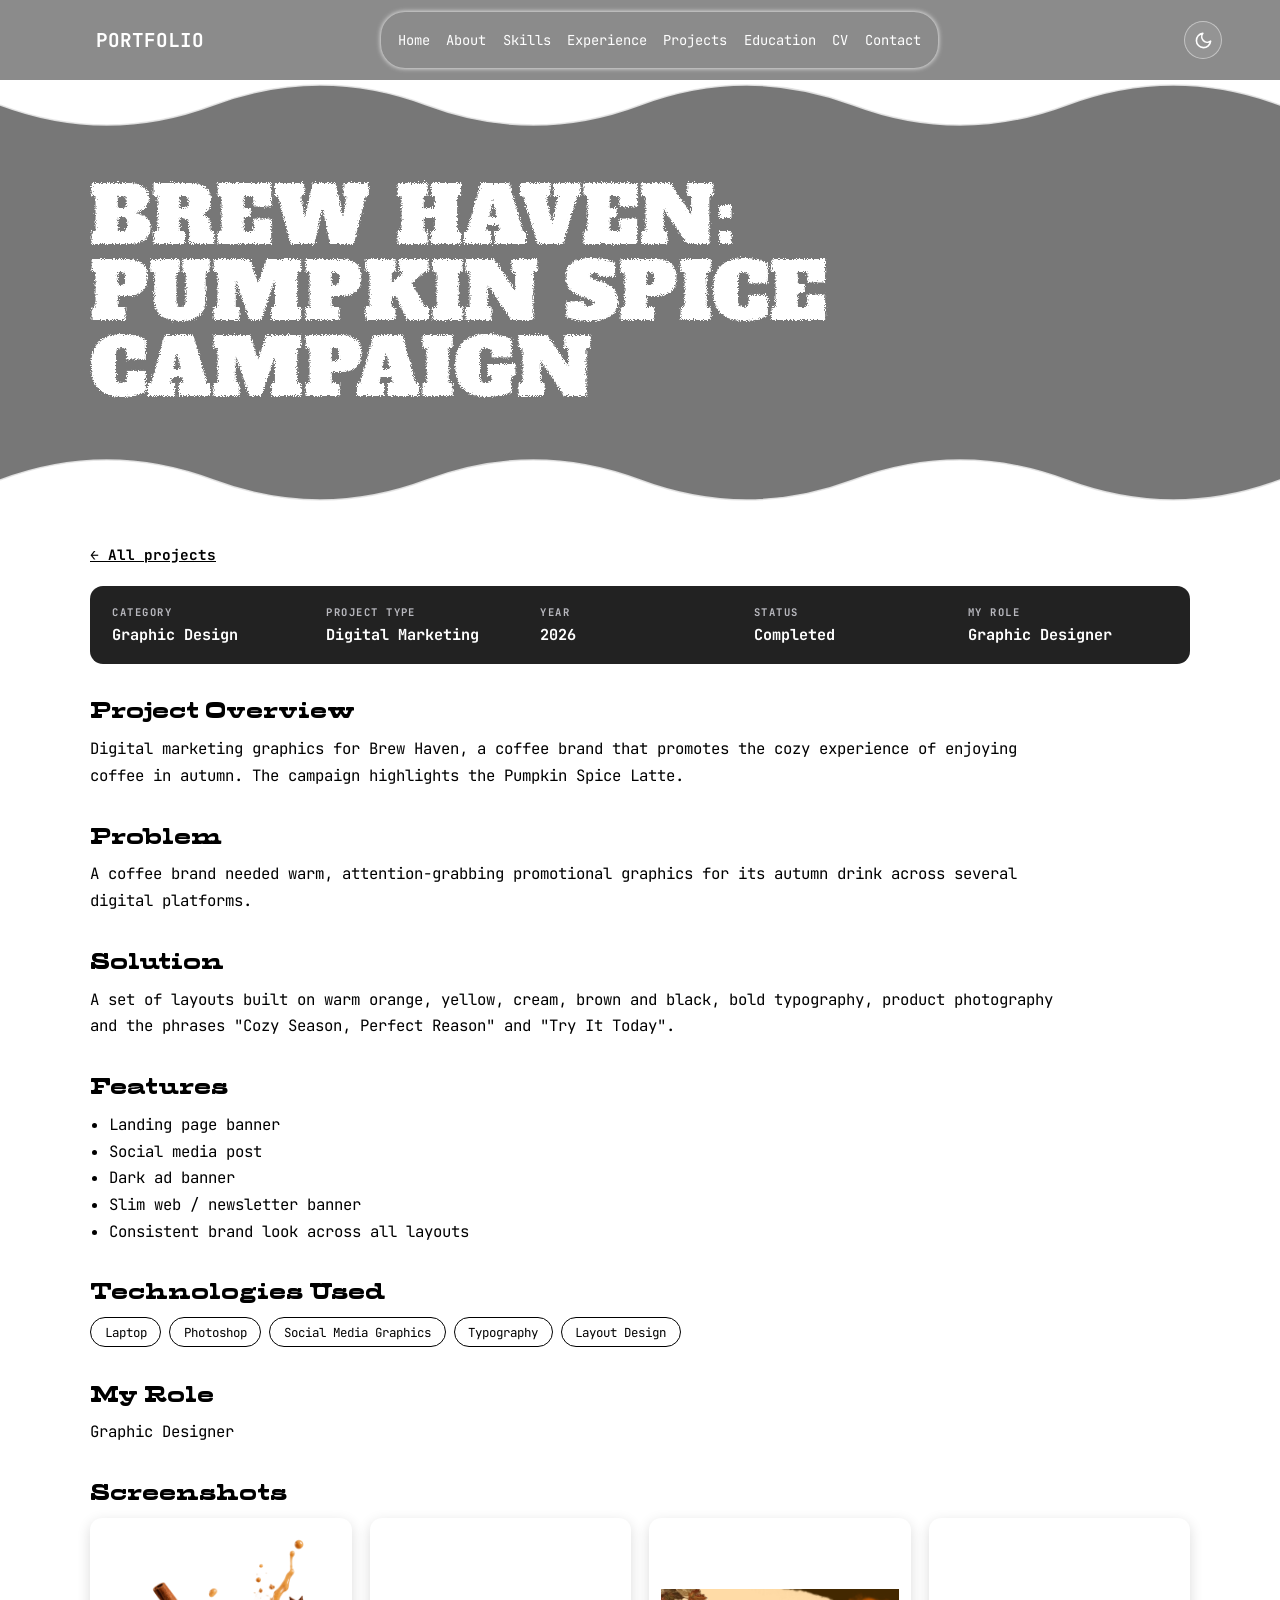
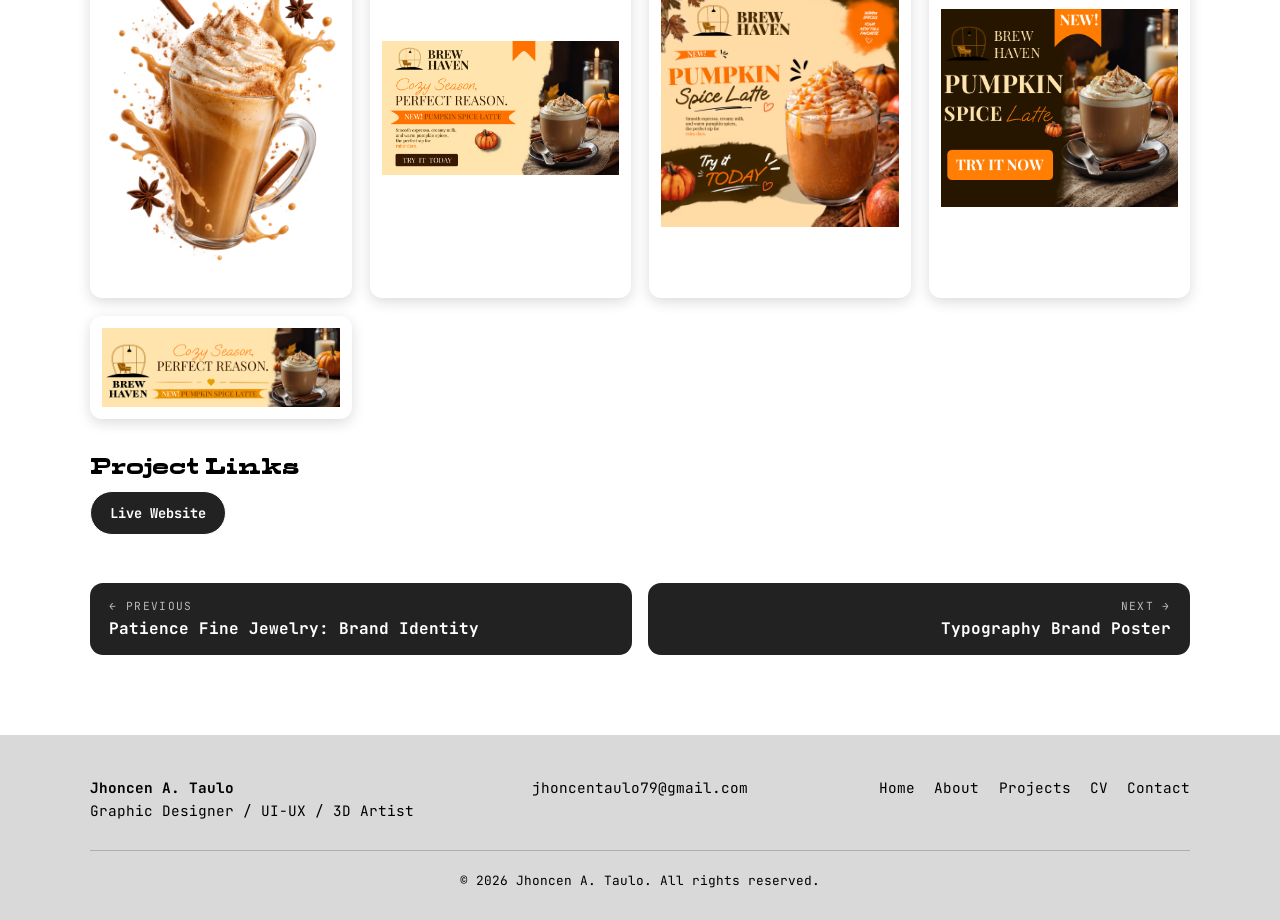
<file: projects/brew-haven-campaign/index.html>
<!DOCTYPE html>
<html lang="en">
<head>
  <meta charset="UTF-8">
  <meta name="viewport" content="width=device-width, initial-scale=1.0">
  <title>Brew Haven: Pumpkin Spice Campaign | Jhoncen A. Taulo</title>
  <meta name="description" content="A seasonal digital marketing campaign for a cozy coffee brand: banners, social post and ad layouts.">
  <link rel="canonical" href="https://YOUR-USERNAME.github.io/YOUR-REPO/projects/brew-haven-campaign/">
  <meta property="og:type" content="article">
  <meta property="og:title" content="Brew Haven: Pumpkin Spice Campaign | Jhoncen A. Taulo">
  <meta property="og:description" content="A seasonal digital marketing campaign for a cozy coffee brand: banners, social post and ad layouts.">
  <meta property="og:url" content="https://YOUR-USERNAME.github.io/YOUR-REPO/projects/brew-haven-campaign/">
  <meta property="og:image" content="https://YOUR-USERNAME.github.io/YOUR-REPO/ceel-img/Pumpkin-Spice-Latte-Splash.png">
  <meta name="twitter:card" content="summary_large_image">
  <link rel="icon" href="../../favicon.svg" type="image/svg+xml">
  <link rel="preconnect" href="https://fonts.googleapis.com">
  <link rel="preconnect" href="https://fonts.gstatic.com" crossorigin>
  <link href="https://fonts.googleapis.com/css2?family=Alfa+Slab+One&family=Montserrat:wght@400;500&family=Playfair+Display:wght@400;600;700&family=Poltawski+Nowy:wght@400;600;700&display=swap" rel="stylesheet">
  <script>
    try { if (localStorage.getItem('theme') === 'dark') document.documentElement.setAttribute('data-theme', 'dark'); } catch (e) { }
  </script>
  <link rel="stylesheet" href="../../style.css">
  <link rel="stylesheet" href="../../css/project.css">
</head>
<body data-slug="brew-haven-campaign">
  <div id="app"></div>
  <noscript><p style="padding:6rem 1.5rem">Please enable JavaScript to view this project. <a href="../../">Back to portfolio</a></p></noscript>
  <script src="../../projects-data.js"></script>
  <script src="../../js/analytics.js"></script>
  <script src="../../js/project-page.js"></script>
</body>
</html>
</file>
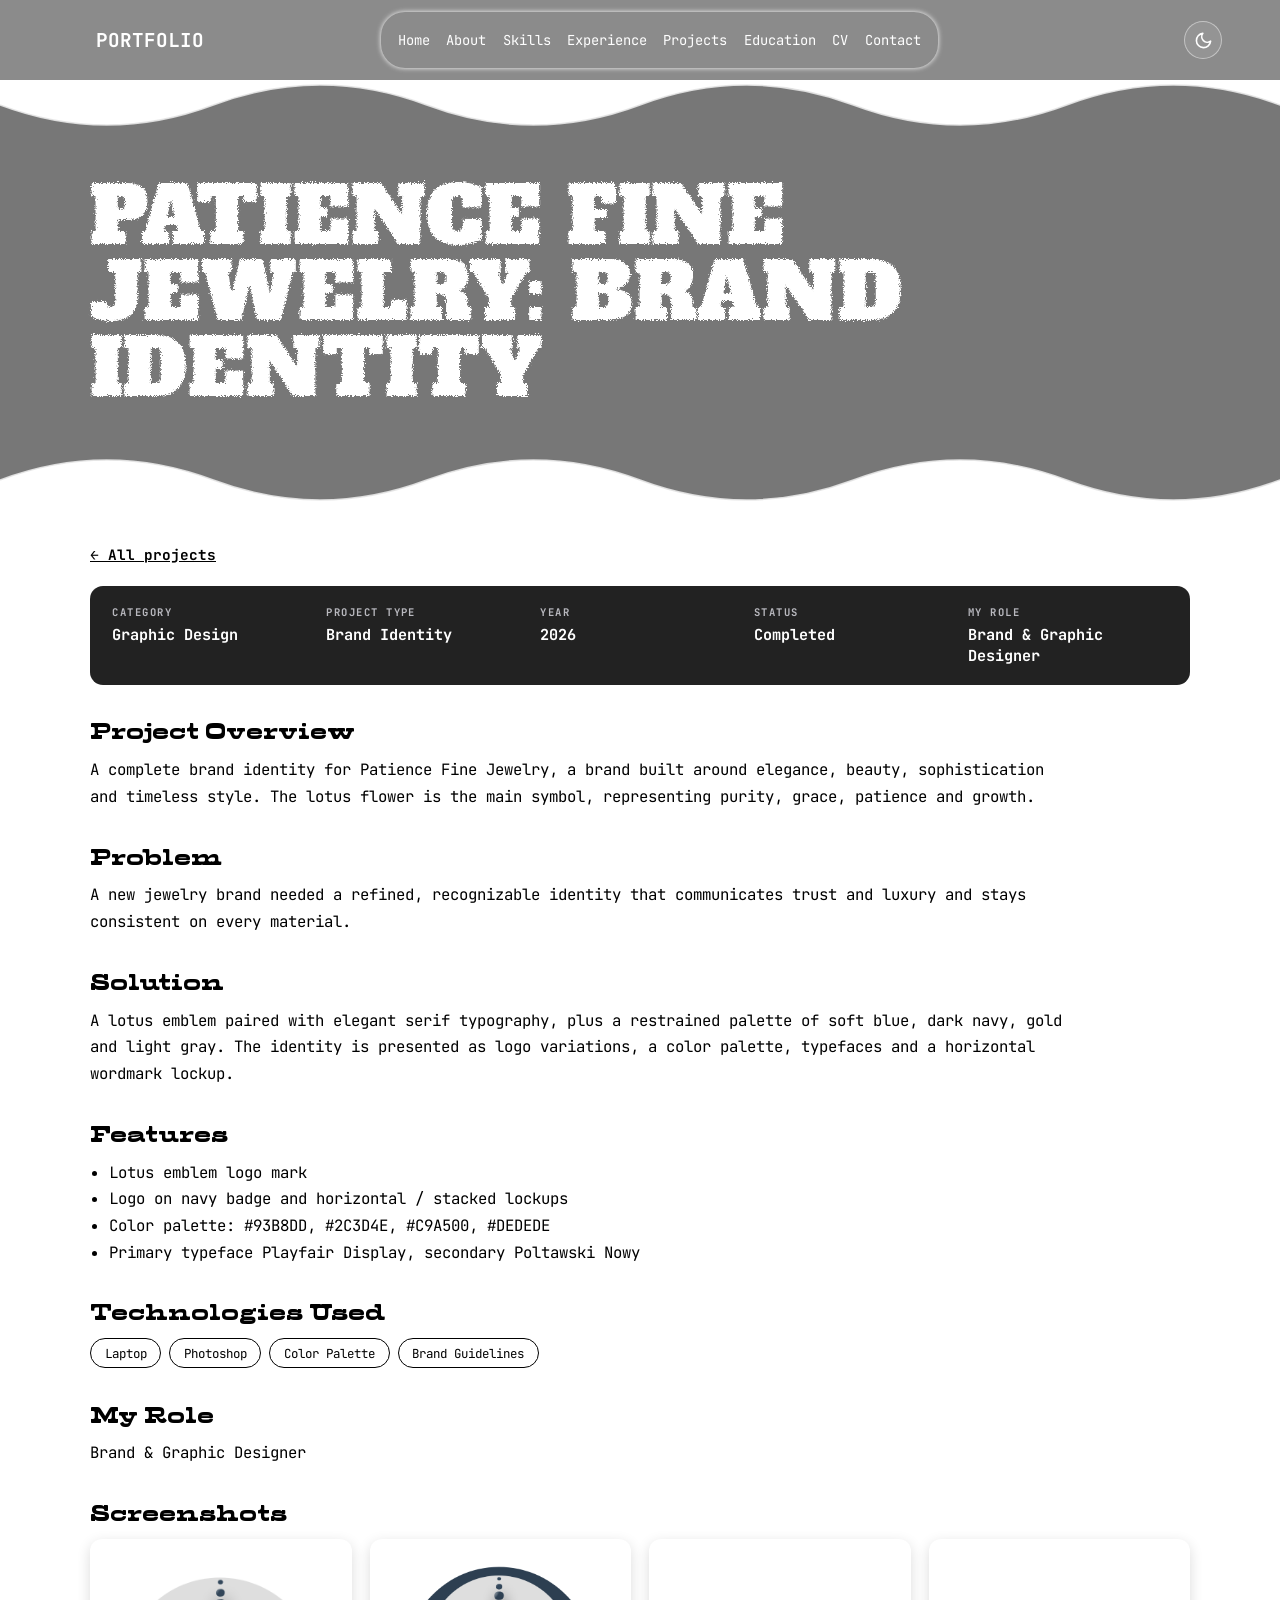
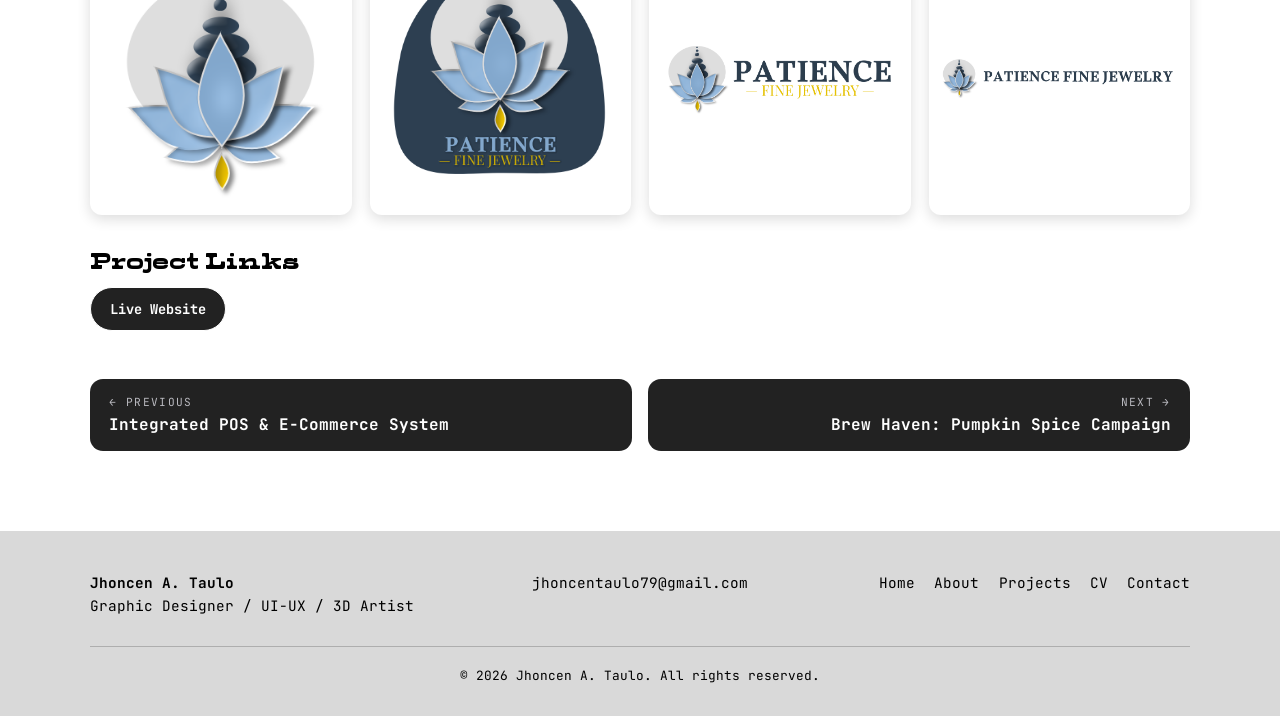
<file: projects/patience-brand-identity/index.html>
<!DOCTYPE html>
<html lang="en">
<head>
  <meta charset="UTF-8">
  <meta name="viewport" content="width=device-width, initial-scale=1.0">
  <title>Patience Fine Jewelry: Brand Identity | Jhoncen A. Taulo</title>
  <meta name="description" content="A lotus-based brand identity for a fine jewelry brand: logo, color palette, typography and lockups.">
  <link rel="canonical" href="https://YOUR-USERNAME.github.io/YOUR-REPO/projects/patience-brand-identity/">
  <meta property="og:type" content="article">
  <meta property="og:title" content="Patience Fine Jewelry: Brand Identity | Jhoncen A. Taulo">
  <meta property="og:description" content="A lotus-based brand identity for a fine jewelry brand: logo, color palette, typography and lockups.">
  <meta property="og:url" content="https://YOUR-USERNAME.github.io/YOUR-REPO/projects/patience-brand-identity/">
  <meta property="og:image" content="https://YOUR-USERNAME.github.io/YOUR-REPO/ceel-img/logo-icon.png">
  <meta name="twitter:card" content="summary_large_image">
  <link rel="icon" href="../../favicon.svg" type="image/svg+xml">
  <link rel="preconnect" href="https://fonts.googleapis.com">
  <link rel="preconnect" href="https://fonts.gstatic.com" crossorigin>
  <link href="https://fonts.googleapis.com/css2?family=Alfa+Slab+One&family=Montserrat:wght@400;500&family=Playfair+Display:wght@400;600;700&family=Poltawski+Nowy:wght@400;600;700&display=swap" rel="stylesheet">
  <script>
    try { if (localStorage.getItem('theme') === 'dark') document.documentElement.setAttribute('data-theme', 'dark'); } catch (e) { }
  </script>
  <link rel="stylesheet" href="../../style.css">
  <link rel="stylesheet" href="../../css/project.css">
</head>
<body data-slug="patience-brand-identity">
  <div id="app"></div>
  <noscript><p style="padding:6rem 1.5rem">Please enable JavaScript to view this project. <a href="../../">Back to portfolio</a></p></noscript>
  <script src="../../projects-data.js"></script>
  <script src="../../js/analytics.js"></script>
  <script src="../../js/project-page.js"></script>
</body>
</html>
</file>
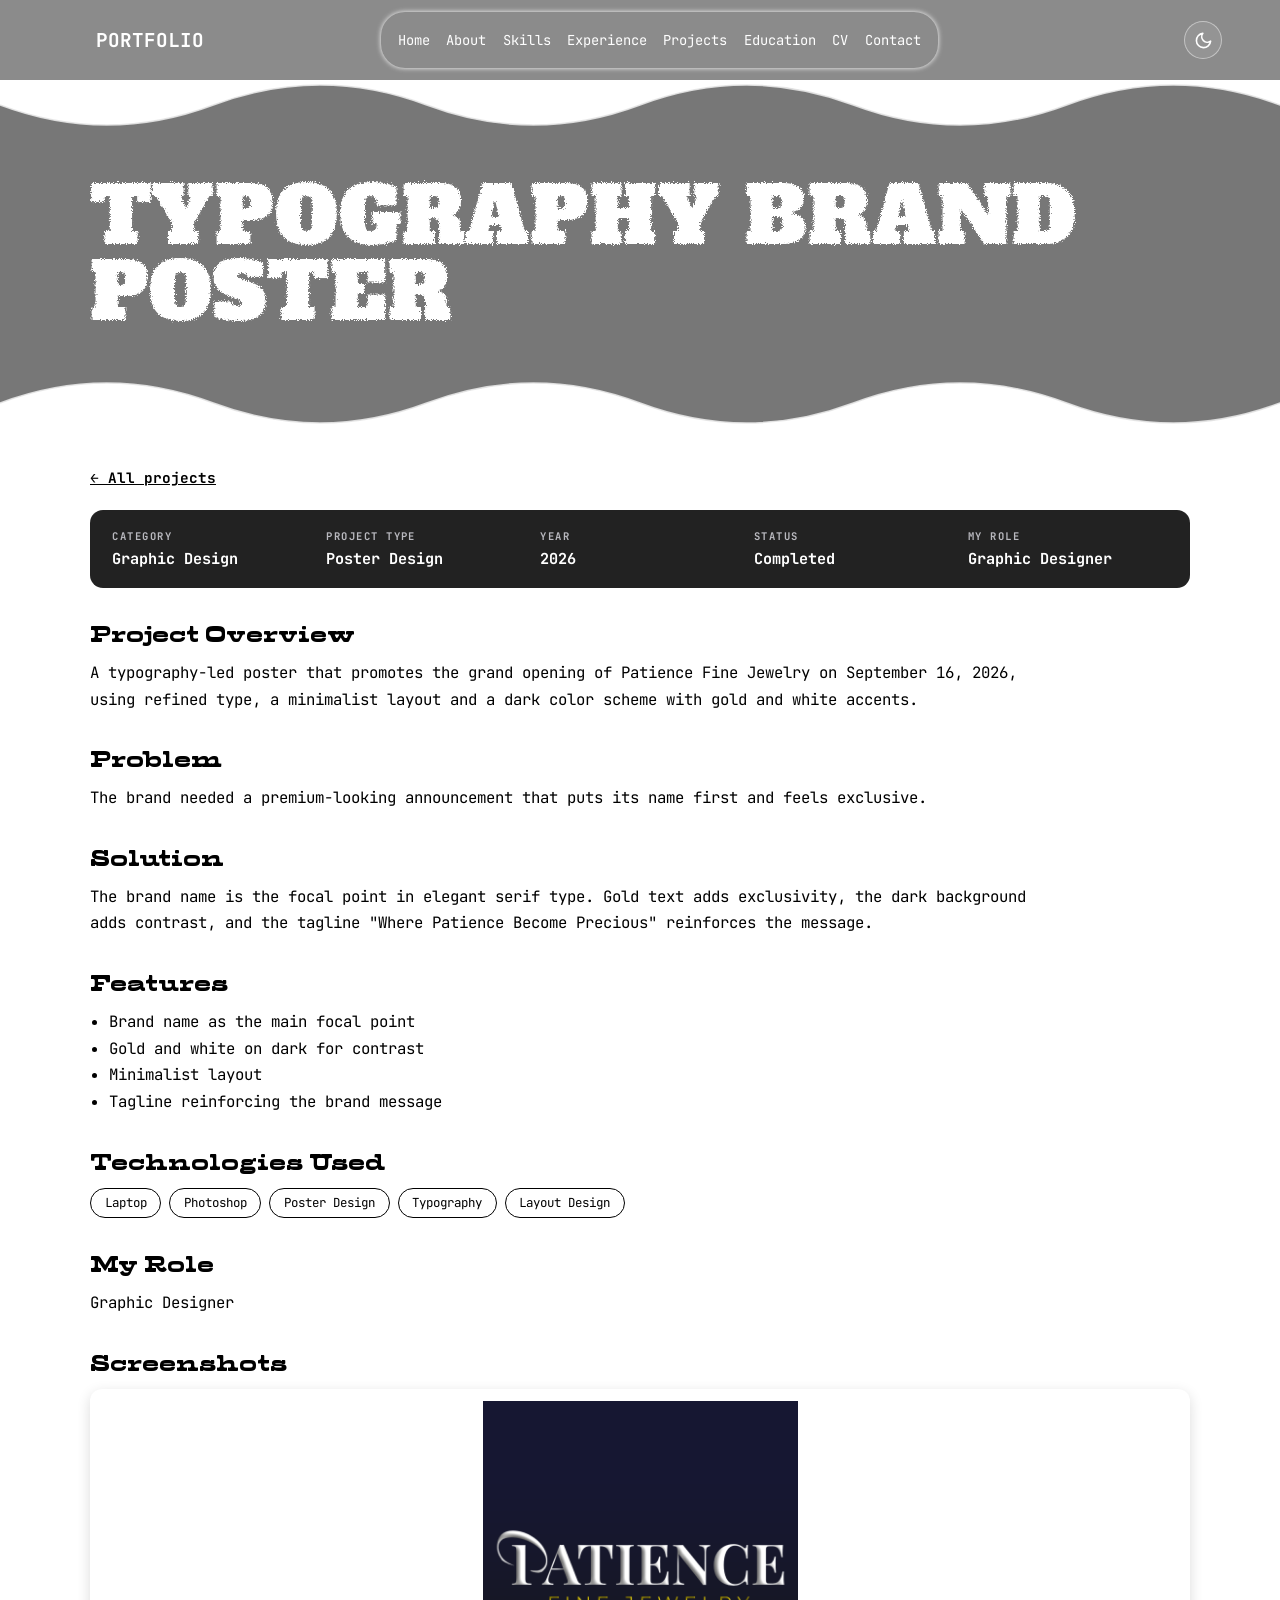
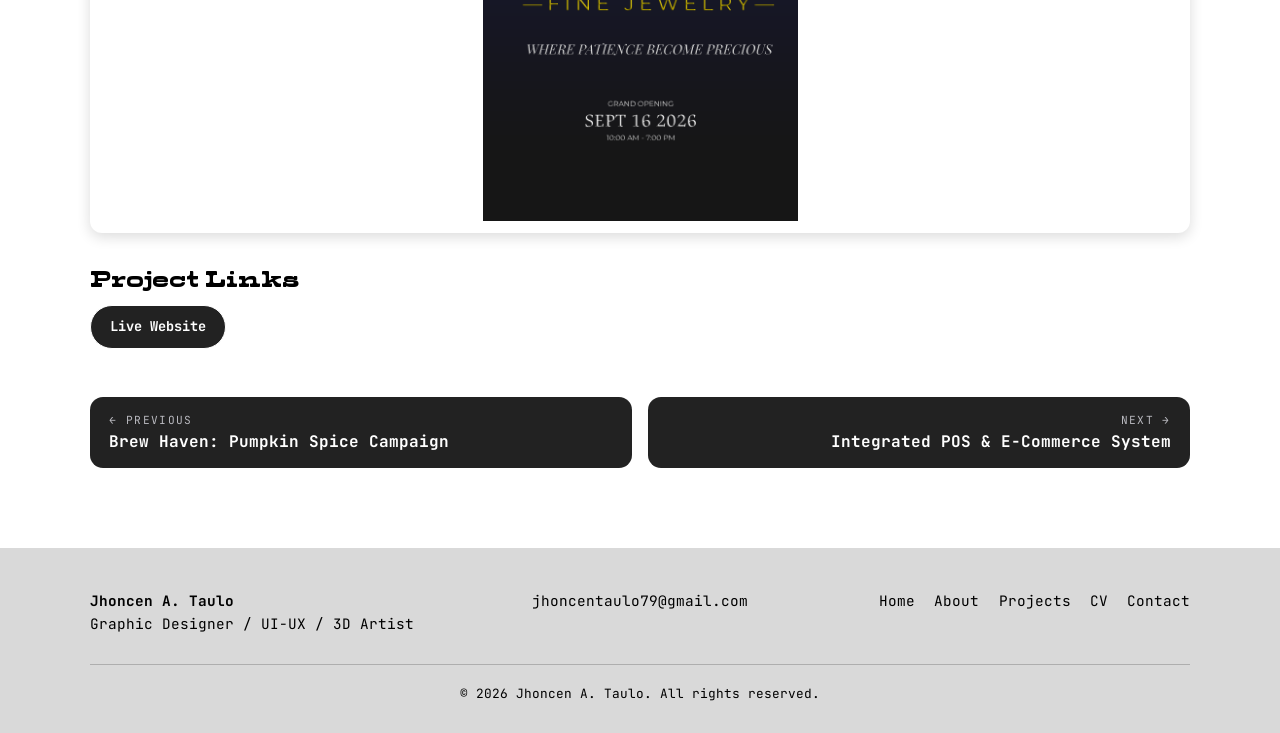
<file: projects/patience-grand-opening-poster/index.html>
<!DOCTYPE html>
<html lang="en">
<head>
  <meta charset="UTF-8">
  <meta name="viewport" content="width=device-width, initial-scale=1.0">
  <title>Typography Brand Poster | Jhoncen A. Taulo</title>
  <meta name="description" content="A dark, gold-and-white typography poster announcing the grand opening of Patience Fine Jewelry.">
  <link rel="canonical" href="https://YOUR-USERNAME.github.io/YOUR-REPO/projects/patience-grand-opening-poster/">
  <meta property="og:type" content="article">
  <meta property="og:title" content="Typography Brand Poster | Jhoncen A. Taulo">
  <meta property="og:description" content="A dark, gold-and-white typography poster announcing the grand opening of Patience Fine Jewelry.">
  <meta property="og:url" content="https://YOUR-USERNAME.github.io/YOUR-REPO/projects/patience-grand-opening-poster/">
  <meta property="og:image" content="https://YOUR-USERNAME.github.io/YOUR-REPO/ceel-img/TypographyBrandPoster.png">
  <meta name="twitter:card" content="summary_large_image">
  <link rel="icon" href="../../favicon.svg" type="image/svg+xml">
  <link rel="preconnect" href="https://fonts.googleapis.com">
  <link rel="preconnect" href="https://fonts.gstatic.com" crossorigin>
  <link href="https://fonts.googleapis.com/css2?family=Alfa+Slab+One&family=Montserrat:wght@400;500&family=Playfair+Display:wght@400;600;700&family=Poltawski+Nowy:wght@400;600;700&display=swap" rel="stylesheet">
  <script>
    try { if (localStorage.getItem('theme') === 'dark') document.documentElement.setAttribute('data-theme', 'dark'); } catch (e) { }
  </script>
  <link rel="stylesheet" href="../../style.css">
  <link rel="stylesheet" href="../../css/project.css">
</head>
<body data-slug="patience-grand-opening-poster">
  <div id="app"></div>
  <noscript><p style="padding:6rem 1.5rem">Please enable JavaScript to view this project. <a href="../../">Back to portfolio</a></p></noscript>
  <script src="../../projects-data.js"></script>
  <script src="../../js/analytics.js"></script>
  <script src="../../js/project-page.js"></script>
</body>
</html>
</file>
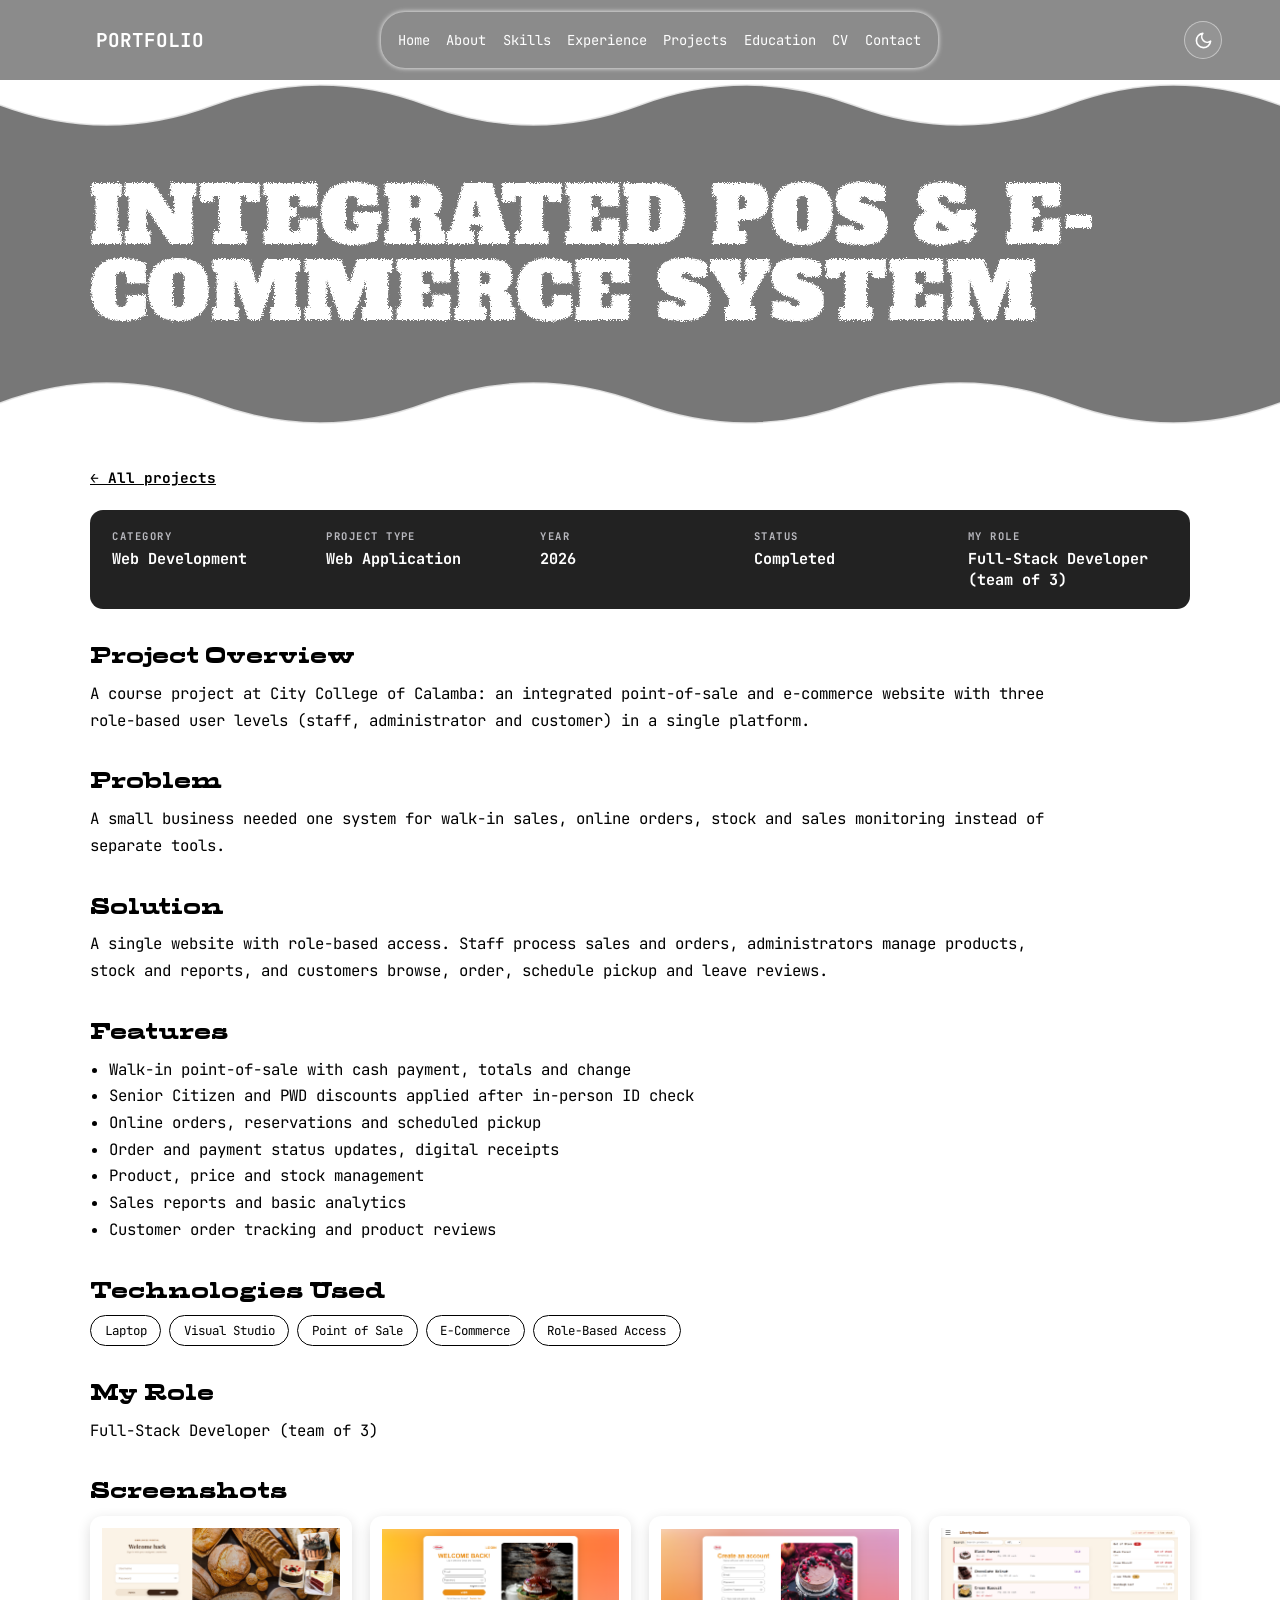
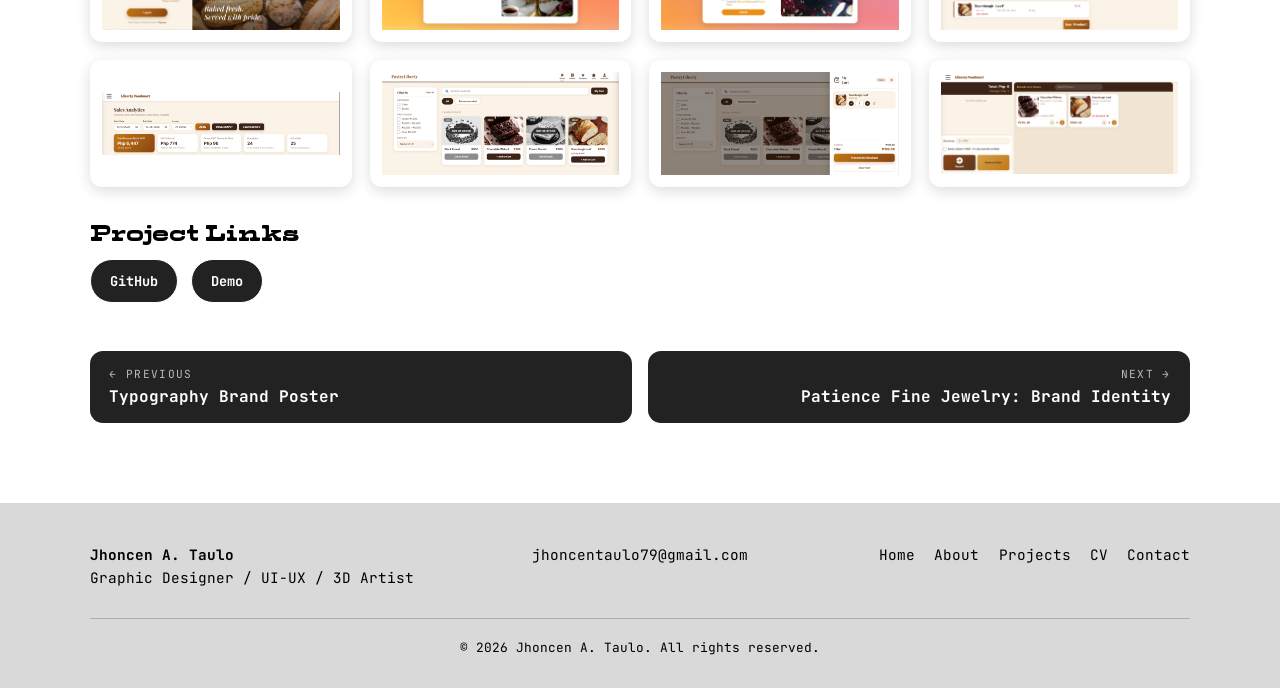
<file: projects/pos-ecommerce-system/index.html>
<!DOCTYPE html>
<html lang="en">
<head>
  <meta charset="UTF-8">
  <meta name="viewport" content="width=device-width, initial-scale=1.0">
  <title>Integrated POS &amp; E-Commerce System | Jhoncen A. Taulo</title>
  <meta name="description" content="One website serving staff, administrators and customers: point of sale, online ordering, reservations and sales reports.">
  <link rel="canonical" href="https://YOUR-USERNAME.github.io/YOUR-REPO/projects/pos-ecommerce-system/">
  <meta property="og:type" content="article">
  <meta property="og:title" content="Integrated POS &amp; E-Commerce System | Jhoncen A. Taulo">
  <meta property="og:description" content="One website serving staff, administrators and customers: point of sale, online ordering, reservations and sales reports.">
  <meta property="og:url" content="https://YOUR-USERNAME.github.io/YOUR-REPO/projects/pos-ecommerce-system/">
  <meta property="og:image" content="https://YOUR-USERNAME.github.io/YOUR-REPO/ceel-img/logo-icon.png">
  <meta name="twitter:card" content="summary_large_image">
  <link rel="icon" href="../../favicon.svg" type="image/svg+xml">
  <link rel="preconnect" href="https://fonts.googleapis.com">
  <link rel="preconnect" href="https://fonts.gstatic.com" crossorigin>
  <link href="https://fonts.googleapis.com/css2?family=Alfa+Slab+One&family=Montserrat:wght@400;500&family=Playfair+Display:wght@400;600;700&family=Poltawski+Nowy:wght@400;600;700&display=swap" rel="stylesheet">
  <script>
    try { if (localStorage.getItem('theme') === 'dark') document.documentElement.setAttribute('data-theme', 'dark'); } catch (e) { }
  </script>
  <link rel="stylesheet" href="../../style.css">
  <link rel="stylesheet" href="../../css/project.css">
</head>
<body data-slug="pos-ecommerce-system">
  <div id="app"></div>
  <noscript><p style="padding:6rem 1.5rem">Please enable JavaScript to view this project. <a href="../../">Back to portfolio</a></p></noscript>
  <script src="../../projects-data.js"></script>
  <script src="../../js/project-page.js"></script>
</body>
</html>
</file>
<file: style.css>
@font-face {
  src: url(src/Boxing-Regular.ttf);
  font-family: modern;
}

@font-face {
  src: url(src/Sharpie-Variable.ttf);
  font-family: sharpie;
}

@font-face {
  src: url(src/JetBrainsMono-Variable.ttf);
  font-family: jetbrains;
}

html {
  scroll-behavior: smooth;
}

body {
  width: 100%;
  margin: 0;
  background: var(--bg);
  color: var(--text);
  overflow-x: hidden;
  transition: background-color .35s ease, color .35s ease;
}

/* anchor links stop just BELOW the fixed nav (its height is --nav-h) */
section,
.page4,
.main3,
[data-design] {
  scroll-margin-top: calc(var(--nav-h) + 0.5em);
}

/* Home sits exactly nav-height + 1em down, so "Home" scrolls to the very top */
.main {
  scroll-margin-top: calc(var(--nav-h) + 1em);
}

.liquid-bg {
  /* clip (not hidden): "hidden" is still a scroll container, so anchor links like #about
     scrolled it internally and pushed the top of Home out of reach */
  overflow: hidden;
  overflow: clip;
  position: relative;
  width: 100%;
  min-height: 100vh;
  display: flex;
  flex-direction: column;
  align-items: center;
  z-index: 0;

  background:
    radial-gradient(circle at 20% 30%,
      #777 0%,
      #444 25%,
      transparent 55%),
    radial-gradient(circle at 80% 20%,
      #999 0%,
      #555 25%,
      transparent 55%),
    radial-gradient(circle at 70% 80%,
      #666 0%,
      #333 30%,
      transparent 60%),
    linear-gradient(135deg,
      #111 0%,
      #333 35%,
      #777 55%,
      #222 100%);
}

.liquid-bg::before {
  content: "";
  position: absolute;

  width: 600px;
  height: 600px;

  top: -180px;
  left: -100px;

  border-radius: 50%;

  background: linear-gradient(135deg,
      #aaa,
      #666,
      #222);

  filter: blur(35px);

  transform: rotate(25deg);

  opacity: 0.8;
}

.liquid-bg::after {
  content: "";
  position: absolute;

  width: 700px;
  height: 450px;

  right: -180px;
  bottom: -100px;

  border-radius: 50%;

  background: linear-gradient(120deg,
      #999,
      #555,
      #181818);

  filter: blur(45px);

  transform: rotate(-25deg);

  opacity: 0.85;
}

.main {
  z-index: 2;
  margin-top: calc(var(--nav-h) + 1em);
  height: 83vh;
  width: 90%;
  background-color: #efefef6c;
  border-radius: 0.2em;
  display: flex;
  flex-direction: column;
  align-items: center;
}

.nav {
  width: 100%;
  height: var(--nav-h);
  background-color: #4d4d4da5;
  -webkit-backdrop-filter: blur(8px);
  backdrop-filter: blur(8px);
  position: fixed;
  top: 0;
  left: 0;
  z-index: 20;
}

.nav-section {
  width: 100%;
  height: 100%;
  display: flex;

}

.nav-left {
  flex: 1 1 0;
  height: 100%;
  display: flex;
  align-items: center;
  justify-content: flex-start;
  padding-left: clamp(1rem, 7.5vw, 7rem);
}

.nav-left p {
  font-family: jetbrains;
  margin: 0;
  font-size: 1.2em;
  color: #ffffff;
  font-weight: 700;
}

.nav-mid {
  flex: 0 0 auto;
  height: 100%;
  display: flex;
  align-items: center;
  justify-content: center;
}

.nav-selection {
  width: auto;
  height: 70%;
  display: flex;
  gap: 1em;
  align-items: center;
  justify-content: center;
  border-radius: 1.5em;
  box-shadow: 0px 0px 5px #fcfcfc;
  padding: 0em 1em;
}

.nav-selection a {
  font-family: jetbrains;
  text-decoration: none;
  color: #ffffff;
  padding: 0.3em;
  cursor: pointer;
  border-radius: 1.5em;
  transition: background-color 0.3s, color 0.3s, box-shadow 0.3s;
}

.nav-selection a:hover {
  color: #000000;
  background-color: #ffffff;
  box-shadow: 0px 0px 5px #fcfcfc;
}

.nav-right {
  flex: 1 1 0;
  height: 100%;
  display: flex;
  align-items: center;
  justify-content: flex-end;
  gap: 0.4rem;
  padding-right: clamp(1rem, 4.5vw, 4rem);
}

.social-list {
  display: flex;
  transform: translateY(-15%);
}

.social-list li {
  list-style: none;
}

/* default: plain white circle with a dark icon (no colour) */
.social-list li a {
  width: 30px;
  height: 30px;
  background-color: #fff;
  border: 1px solid #000000;
  text-align: center;
  line-height: 30px;
  font-size: 20px;
  margin: 0 10px;
  display: block;
  border-radius: 50%;
  position: relative;
  overflow: hidden;
  z-index: 1;
}

.social-list li a .icon {
  margin: auto;
  position: relative;
  color: #262626;
  transition: .5s;
  z-index: 3;
}

.social-list li a:hover .icon {
  color: #fff;
  transform: rotateY(360deg);
}

/* brand colour slides up from the bottom on hover */
.social-list li a:before {
  content: "";
  position: absolute;
  top: 100%;
  left: 0;
  width: 100%;
  height: 100%;
  background: #f00;
  transition: .5s;
  z-index: 2;
}

.social-list li a:hover:before {
  top: 0;
}

/* order: Facebook, Instagram, GitHub */
.social-list li:nth-child(1) a:before {
  background: #3b5999;
}

.social-list li:nth-child(2) a:before {
  background: #161616;
}

.social-list li:nth-child(3) a:before {
  background: #161616;
}

.main2 {
  width: 100%;
  height: 95%;
  display: flex;
}

.mleft {
  width: 50%;
  height: 100%;
  display: flex;
  justify-content: center;
  align-items: center;
  margin: 0;
}

.mleft1 {
  width: 80%;
  height: 60%;
}

.mleft1 #h1 {
  font-family: jetbrains;
  margin: 0;
  margin-left: 0.05em;
  font-weight: 700;
  color: var(--text);
  font-size: clamp(1.0rem, 3vw + 0.3rem, 1.5rem);
}

.mleft1 #h2 {
  font-family: jetbrains;
  margin: 0;
  font-weight: 900;
  font-size: clamp(1.5rem, 3.4vw + 0.3rem, 2.1rem);
  color: white;
}

.mleft1 p {
  font-family: jetbrains;
  margin: 0;
  color: var(--text);
  font-size: clamp(0.88rem, 1.2vw + 0.3rem, 1rem);
  margin-left: 0.2em;
}

.mleft1 pre {
  font-family: jetbrains;
  color: #ffffff;
  font-size: clamp(0.8rem, 1.2vw + 0.2rem, 1.2rem);
  margin-left: 0.2em;
  font-weight: 700;
}

.mright {
  width: 50%;
  height: 100%;
  overflow: hidden;
  display: flex;
  justify-content: center;
  align-items: center;
}

.mright img {
  width: 65%;
  height: 83%;
  border-radius: 50%;
}

#front {
  background-image: url(src/grayshin.png);
  background-position: center;
  background-size: cover;
  background-repeat: no-repeat;
  display: flex;
  height: 70%;
  width: 60%;
  border-radius: 50%;
  position: relative;
  flex-direction: column;
  justify-content: center;
  align-items: center;
  color: azure;
}

@property --angle {
  syntax: "<angle>";
  inherits: true;
  initial-value: 0deg;
}

#front::after,
#front::before {
  content: "";
  position: absolute;
  width: 100%;
  height: 100%;
  border-radius: inherit;
  background-image: conic-gradient(from var(--angle), #333333, #9c9c9c, #323232, #9c9c9c);
  z-index: -1;
  padding: 3px;
  animation: animate 2s linear infinite;
}

#front::before {
  filter: blur(20px);
}

@keyframes animate {
  to {
    --angle: 360deg;
  }
}

.main3 {
  z-index: 2;
  width: 90%;
  min-height: 400px;
  padding-bottom: 2.4em;
  box-sizing: border-box;
  background-color: #efefef6c;
  border-radius: 0.2em;
  margin-top: 2.6em;
}

#m3t1 {
  font-family: jetbrains;
  margin: 0.5em 2em;
  font-weight: 900;
  color: var(--text);
  font-size: 2em;
}

#m3t2 {
  font-family: jetbrains;
  margin: 0.3em 2.5em;
  font-weight: 900;
  font-size: 1.2em;
  color: white;
  right: 5%;
  height: 20%;
  width: 24%;
  display: flex;
  justify-content: center;
  align-items: center;
  background-image: url(src/name-cont-removebg.png);
  background-position: center;
  background-size: cover;
  background-repeat: no-repeat;
}

.m3t3 {
  font-family: jetbrains;
  margin: 0em 3.7em;
  font-weight: 700;
  color: var(--text);
  line-height: 1.5;
}

.m3t3.bio {
  margin-top: 2.4em;
  font-weight: 500;
  text-align: justify;
}

.page4 {
  --curve-h: 50px;
  z-index: 8;
  position: relative;
  width: 100%;
  margin-top: 3em;
  padding: calc(var(--curve-h) + 1.5em) 0 4em;
  box-sizing: border-box;
  overflow: hidden;
  display: flex;
  justify-content: center;
  align-items: flex-start;
  background: transparent;
}

/* white block between the two curve strips (1px overlap avoids hairline gaps) */
.page4::before {
  content: "";
  position: absolute;
  left: 0;
  width: 100%;
  top: calc(var(--curve-h) - 1px);
  bottom: 0;
  background: var(--bg);
  z-index: 0;
}

.curve-border {
  height: var(--curve-h);
  /* replaces height: 50px */
}

/* the animated white part that follows the wave */
.curve-fill {
  fill: var(--bg);
  stroke: none;
}

/* keep the content above the white block */
.main4 {
  position: relative;
  z-index: 1;
}

/* Curve border containers */
.curve-border {
  position: absolute;
  left: 0;
  width: 100%;
  height: var(--curve-h, 50px);
  overflow: hidden;
  pointer-events: none;
  z-index: 10;
}

.curve-border svg {
  display: block;
  width: 200%;
  height: 100%;
  overflow: visible;
}

/* Top and bottom positions */
.curve-border.top {
  top: 0;
}

.curve-border.bottom {
  bottom: 0;
}

/* Curved triangular wave line */
.curve-line {
  fill: none;
  stroke: var(--wave-line);
  stroke-width: 1.5;
  vector-effect: non-scaling-stroke;
}

/* Top moves to the left */
.top svg {
  animation: moveTop 12s linear infinite;
}

/* Bottom moves to the right */
.bottom svg {
  animation: moveBottom 12s linear infinite;
}

@keyframes moveTop {
  from {
    transform: translateX(0);
  }

  to {
    transform: translateX(-50%);
  }
}

@keyframes moveBottom {
  from {
    transform: translateX(-50%);
  }

  to {
    transform: translateX(0);
  }
}

/* Mobile */
@media (max-width: 600px) {
  .page4 { --curve-h: 35px; }
  /* remove the old .curve-border { height: 35px; } */
}

@media (prefers-reduced-motion: reduce) {

  .top svg,
  .bottom svg {
    animation: none;
  }
}

.main4 {
  width: 95%;
  display: flex;
  flex-direction: column;
  align-items: center;
}

.m4head {
  display: flex;
  align-items: center;
  width: 94%;
  margin-bottom: 1em;
}

.m4h2 {
  font-family: jetbrains;
  margin: 0.5em 1.7em;
  font-weight: 900;
  color: var(--text);
  font-size: 1.8em;
}

/* From Uiverse.io by faxriddin20 */
.spinner {
  margin-left: 1.7em;
  width: 57.4px;
  height: 57.4px;
  --clr: var(--text);
  --clr-alpha: transparrent;
  animation: spinner 1.6s infinite ease;
  transform-style: preserve-3d;
}

.spinner>div {
  background-color: var(--clr-alpha);
  height: 100%;
  position: absolute;
  width: 100%;
  border: 3.5px solid var(--clr);
}

.spinner div:nth-of-type(1) {
  transform: translateZ(-35.2px) rotateY(180deg);
}

.spinner div:nth-of-type(2) {
  transform: rotateY(-270deg) translateX(50%);
  transform-origin: top right;
}

.spinner div:nth-of-type(3) {
  transform: rotateY(270deg) translateX(-50%);
  transform-origin: center left;
}

.spinner div:nth-of-type(4) {
  transform: rotateX(90deg) translateY(-50%);
  transform-origin: top center;
}

.spinner div:nth-of-type(5) {
  transform: rotateX(-90deg) translateY(50%);
  transform-origin: bottom center;
}

.spinner div:nth-of-type(6) {
  transform: translateZ(35.2px);
}

@keyframes spinner {
  0% {
    transform: rotate(45deg) rotateX(-25deg) rotateY(25deg);
  }

  50% {
    transform: rotate(45deg) rotateX(-385deg) rotateY(25deg);
  }

  100% {
    transform: rotate(45deg) rotateX(-385deg) rotateY(385deg);
  }
}

.software-page {
  width: 95%;
  padding: 1.2em 0;
  display: flex;
  justify-content: center;
  align-items: center;
  background-color: var(--panel);
  box-shadow: 7px 9px 9px #353535;
  border-radius: 0.2em;
}

.software-title {
  width: 10%;
  height: 100%;
  display: flex;
  justify-content: center;
  align-items: center;
}

.software-title h3 {
  font-family: jetbrains;
  font-weight: 900;
  color: #ffffff;
  font-size: 1em;
  transform: rotate(-90deg);
}

.software-title h3::after {
  content: "";
  position: absolute;
  left: 0;
  bottom: -7px;
  width: 100%;
  height: 4px;
  background: #ffffff;        /* line color */
  border-radius: 999px;    /* fully rounded ends */
}

.software-content {
  width: 80%;
  display: flex;
  flex-wrap: wrap;
  margin-left: 1em;
}

.software-conts {
  width: 14%;
  height: 138px;
  background-color: #141414;
  box-shadow: 5px 7px 7px rgb(15, 15, 15);
  margin: 0.5em;
  padding: 0.5em;
  box-sizing: border-box;
  display: flex;
  flex-direction: column;
  align-items: center;
  justify-content: space-between;
  gap: 0.5em;
}

.software-img {
  width: 60%;
  flex: 1;              /* image takes the remaining space */
  min-height: 0;        /* lets it shrink instead of overflowing */
  object-fit: contain;  /* keeps the logo's proportions */
}

.skill-bar {
  width: 100%;
  height: 6px;
  background-color: #353535;
  border-radius: 999px;
  overflow: hidden;
}

.skill-fill {
  width: var(--level);
  height: 100%;
  background-color: #ffffff;
  border-radius: 999px;
  transition: width 0.8s ease;
}

.skill-fill {
  width: var(--level);
  animation: fill-in 1s ease-out;
}

@keyframes fill-in {
  from { width: 0; }
  to   { width: var(--level); }
}

.skill-fill {
  background-color: var(--color, #ffffff);
}

.programming-page {
  margin-top: 2em;
  width: 95%;
  padding: 1.2em 0;
  display: flex;
  justify-content: center;
  align-items: center;
  background-color: var(--panel);
  box-shadow: 7px 9px 9px #353535;
  border-radius: 0.2em;
}

.programming-title {
  width: 10%;
  height: 100%;
  display: flex;
  justify-content: center;
  align-items: center;
}

.programming-title h3 {
  font-family: jetbrains;
  color: #ffffff;
  font-weight: 900;
  transform: rotate(-90deg);
  font-size: 1em;
}

.programming-title h3::after {
  content: "";
  position: absolute;
  left: 0;
  bottom: -10px;
  width: 100%;
  height: 4px;
  background: #ffffff;        /* line color */
  border-radius: 999px;    /* fully rounded ends */
}

.programming-content {
  width: 80%;
  display: flex;
  flex-wrap: wrap;
  margin-left: 1em;
}

.programming-conts {
  width: 14%;
  height: 126px;
  background-color: #141414;
  box-shadow: 5px 7px 7px rgb(15, 15, 15);
  margin: 0.5em;
  padding: 0.5em;
  box-sizing: border-box;
  display: flex;
  flex-direction: column;
  align-items: center;
  justify-content: space-between;
  gap: 0.5em;
}

.programming-img {
  width: 60%;
  flex: 1;              /* image takes the remaining space */
  min-height: 0;        /* lets it shrink instead of overflowing */
  object-fit: contain;  /* keeps the logo's proportions */
}

/* =====================================================================
   NAV / SOCIAL tweaks to match the design
   ===================================================================== */
.social-list {
  transform: none;
  align-items: center;
  height: 100%;
  margin: 0;
  padding: 0;
  justify-content: flex-end;
  padding-right: 0;
  box-sizing: border-box;
}

.social-list li a {
  width: 38px;
  height: 38px;
  line-height: 36px;
  box-sizing: border-box;
  font-size: 20px;
  margin: 0 5px;
}

.nav-selection a {
  white-space: nowrap;
}

/* =====================================================================
   WAVE BORDER (shared by every section)
   The shapes live once in an SVG <defs> block at the top of index.html and
   are re-used with <use>. Same wave + same "moveTop / moveBottom" animation
   as the Skills section.
   ===================================================================== */
.curve-border {
  --wave-fill: var(--bg);
}

.curve-border .curve-fill {
  fill: var(--wave-fill);
}

/* =====================================================================
   BAND = grey section with a wavy top AND bottom edge ("BRAND DESIGN" etc.)
   ===================================================================== */
.band {
  --curve-h: 50px;
  --band: #777777;
  position: relative;
  width: 100%;
  min-height: 600px;
  box-sizing: border-box;
  padding: calc(var(--curve-h) + 3em) 7% calc(var(--curve-h) + 3em);
  display: flex;
  align-items: center;
  background: var(--band);
  overflow: hidden;
  z-index: 3;
}

.band .curve-border {
  z-index: 1;
}

.band.band-top-only {
  padding-bottom: 5em;
}

/* the distressed white heading */
.rough-title {
  position: relative;
  z-index: 2;
  margin: 0;
  font-family: 'Alfa Slab One', 'Rozha One', serif;
  font-weight: 400;
  text-transform: uppercase;
  font-size: clamp(2.6rem, 8.6vw, 8rem);
  line-height: 0.96;
  letter-spacing: 0.01em;
  color: #ffffff;
  filter: url(#rough);
}

.rough-title.sm {
  font-size: clamp(2.2rem, 6.2vw, 5.6rem);
}

/* =====================================================================
   Shared content blocks for the Designs sections
   ===================================================================== */
.design {
  position: relative;
  z-index: 2;
  width: 100%;
  background: var(--bg);
  color: var(--text);
  font-family: jetbrains, monospace;
  box-sizing: border-box;
  padding: 3.5em 30px 4em;
  transition: background-color .35s ease, color .35s ease;
}

.design img {
  display: block;
  max-width: 100%;
}

.design hr {
  border: 0;
  border-top: 1px solid var(--line);
  margin: 0;
}

.notes {
  margin: 1.6em 0 0;
  padding: 0 0 0 1.4em;
  font-size: 1.02rem;
  line-height: 1.3;
  font-weight: 500;
  text-align: justify;
}

.notes li {
  margin-bottom: 1.1em;
}

.notes li::marker {
  font-size: 0.9em;
}

/* ---------- BRAND DESIGN : Patience Fine Jewelry ---------- */
.brand-hero {
  display: grid;
  grid-template-columns: 52% 48%;
  align-items: end;
  overflow: hidden;
  margin: -3.5em -30px 0;
}

.brand-hero{
  padding: 0 0 3em 70px;
  align-self: end;
}

.hero-text {
  display: flex;
  flex-direction: column;
  align-items: flex-start;
  justify-content: center;
  font-size: min(16px, 1.111vw);
  transform: translateY(-17em);
}

.brand-hero h3 {
  margin: 0;
  font-family: 'Playfair Display', serif;
  font-weight: 700;
  color: var(--brand);
  font-size: clamp(2.2rem, 8vw, 7.4rem);
  line-height: 1;
  letter-spacing: -0.01em;
}

.brand-hero .gold {
  margin: 0.15em 0 0 30px;
  font-family: 'Playfair Display', serif;
  font-weight: 600;
  color: #e0b800;
  font-size: clamp(1.4rem, 3.8vw, 3.5rem);
  white-space: nowrap;
}

.brand-hero img {
  width: 125%;
  max-width: none;
}

.brand-row {
  display: grid;
  grid-template-columns: 410px 485px 1fr;
  align-items: stretch;
  padding: 1.1em 0;
}

.brand-row>div {
  display: flex;
  align-items: center;
  justify-content: center;
}

.brand-row>div+div {
  border-left: 1px solid var(--line);
}

.brand-row img {
  max-height: 360px;
  width: auto;
}

.typefaces {
  flex-direction: column;
  align-items: flex-start !important;
  justify-content: center;
  padding: 0 2.6em;
  font-family: 'Poltawski Nowy', 'Playfair Display', serif;
  color: var(--text);
}

.typefaces h4 {
  margin: 0 0 0.6em;
  font-size: 1.7rem;
  font-weight: 600;
}

.typefaces h4::before {
  content: "•";
  margin-right: 0.6em;
  font-size: 1rem;
  vertical-align: middle;
}

.typefaces p {
  margin: 0 0 0.1em 0.6em;
  font-size: 1.7rem;
  line-height: 1.25;
}

.typefaces p.b {
  font-weight: 700;
}

.typefaces .pf {
  font-family: 'Playfair Display', serif;
}

.typefaces .gap {
  height: 2.4em;
}

.brand-row.palette-row {
  grid-template-columns: 410px 1fr;
}

.palette {
  flex-direction: column;
  align-items: flex-start !important;
  padding: 0 2.4em;
  gap: 0;
}

.palette h4 {
  margin: 0 0 0.8em;
  font-size: 1.7rem;
  font-weight: 700;
}

.palette .sw {
  display: flex;
  align-items: center;
  gap: 1.1em;
  margin: 0.45em 0;
  font-size: 1.7rem;
  font-weight: 700;
}

.palette .sw i {
  width: 50px;
  height: 50px;
  border-radius: 50%;
  flex: none;
}

.brand-row.wordmark img {
  max-height: 300px;
}

.wordmark-wide {
  padding: 1em 0 0;
}

.wordmark-wide img {
  width: 100%;
}

/* ---------- DIGITAL MARKETING GRAPHICS : Brew Haven ---------- */
.dm-hero {
  display: grid;
  grid-template-columns: 55% 45%;
  align-items: center;
  margin: -3.5em -30px 25px;
  padding-top: 0;
}

.latte-card {
  position: relative;
  aspect-ratio: 790 / 785;
  container-type: inline-size;
  background: #fdd382;
  border-radius: 0 60px 60px 0;
  box-shadow: 8px 8px 8px rgba(0, 0, 0, 0.22);
  overflow: hidden;
  margin-top: 2em;
}

.latte-card .tab {
  position: absolute;
  left: 30px;
  top: 8.4%;
  bottom: 3.8%;
  width: 32%;
  background: #f1b440;
  border-radius: 8px;
  overflow: hidden;
}

.latte-card .tab span {
  position: absolute;
  left: 50%;
  top: 50%;
  width: 80cqw;
  transform: translate(-50%, -50%) rotate(-90deg);
  text-align: left;
  font-family: modern, 'Alfa Slab One', sans-serif;
  font-size: 6.9cqw;
  line-height: 1.05;
  color: #fdd382;
  text-transform: uppercase;
  white-space: nowrap;
  padding-left: 5cqw;
  box-sizing: border-box;
}

.latte-card .latte {
  position: absolute;
  right: 3%;
  bottom: 0;
  height: 96%;
  width: auto;
}

.brew-title {
  margin: 0;
  padding-left: 60px;
  font-family: modern, 'Alfa Slab One', sans-serif;
  font-weight: 400;
  color: #e57500;
  font-size: clamp(2.6rem, 7.4vw, 7rem);
  line-height: 1.02;
  text-shadow: 3px 4px 4px rgba(0, 0, 0, 0.25);
}

.stack {
  display: grid;
  gap: 25px;
}

.stack>img {
  width: 100%;
  height: auto;
}

.pair {
  display: grid;
  grid-template-columns: 690fr 673fr;
  gap: 21px;
  align-items: start;
}

.pair img {
  width: 100%;
  height: auto;
}

/* ---------- TYPOGRAPHY BRAND POSTER ---------- */
.poster-wrap {
  padding-left: 57px;
  padding-right: 57px;
}

.poster {
  width: 100%;
  aspect-ratio: 1267 / 1135;
  object-fit: cover;
  object-position: center;
  border-radius: 13px;
}

/* =====================================================================
   CV
   ===================================================================== */
.cv-wrap {
  position: relative;
  z-index: 2;
  background: var(--bg);
  padding: 3em 41px 5em;
  transition: background-color .35s ease;
}

.cv-card {
  background: var(--card);
  color: #ffffff;
  border-radius: 13px;
  padding: 2.2em 3.6em 3em;
  font-family: jetbrains, monospace;
  position: relative;
}

.dl-cv {
  position: absolute;
  right: 2.6em;
  top: 1.7em;
  display: inline-flex;
  align-items: center;
  gap: 0.5em;
  color: #fff;
  text-decoration: none;
  font-weight: 700;
  font-size: 0.9rem;
  transition: opacity .2s;
}

.dl-cv:hover {
  opacity: 0.7;
}

.dl-cv img {
  width: 16px;
  height: 16px;
}

.name-tag {
  width: min(600px, 100%);
  margin: 1.6em 0 0 -0.6em;
  padding: 2.2em 2.6em 1.9em;
  box-sizing: border-box;
  background: #ffffff;
  color: #000;
  border-radius: 48% 52% 46% 54% / 62% 55% 45% 38%;
  transform: rotate(-0.6deg);
}

.name-tag h3 {
  margin: 0;
  font-family: modern, 'Alfa Slab One', sans-serif;
  font-weight: 400;
  font-size: 1.9rem;
  line-height: 1.1;
}

.name-tag p {
  margin: 0.3em 0 0;
  font-size: 1.1rem;
  line-height: 1.1;
  text-transform: uppercase;
}

.cv-info {
  margin: 1.8em 0 0 0.5em;
  font-size: 1.65rem;
  line-height: 1.05;
}

.cv-info b {
  font-weight: 800;
}

.cv-about {
  margin: 2.4em 0.5em 0;
  font-size: 1.05rem;
  line-height: 1.2;
}

.cv-about p {
  margin: 0 0 1.1em;
}

.cv-cols {
  display: grid;
  grid-template-columns: 1fr 1fr;
  gap: 2.4em;
  margin: 2.8em 0.5em 0;
}

.cv-h {
  margin: 0 0 0.8em;
  font-family: modern, 'Alfa Slab One', sans-serif;
  font-weight: 400;
  font-size: 1.9rem;
  line-height: 1.1;
}

.cv-sw {
  display: flex;
  align-items: center;
  gap: 1em;
  margin-bottom: 1em;
}

.cv-sw img {
  width: 62px;
  height: 62px;
  border-radius: 9px;
  object-fit: cover;
  flex: none;
}

.cv-sw .bar {
  flex: 1;
  max-width: 228px;
  height: 5px;
  background: #ffffff;
  border-radius: 99px;
  overflow: hidden;
}

.cv-sw .bar i {
  display: block;
  height: 100%;
  width: var(--level);
  background: var(--color);
  border-radius: 99px;
  animation: fill-in 1.2s ease-out;
}

.cv-sw .pill {
  flex: none;
  padding: 0.25em 0.9em;
  background: #d9d9d9;
  color: #111;
  font-size: 0.68rem;
  border-radius: 99px;
}

.cv-list {
  display: grid;
  grid-template-columns: 220px 1fr;
  gap: 0 0;
  margin: 0 0 2.2em 0;
  padding: 0 0 0 1em;
  list-style: none;
  font-size: 1.3rem;
  line-height: 1.1;
}

.cv-list-title {
  margin-left: 1.2rem;
}

.timeline {
  position: relative;
  margin: 0;
  padding: 0 0 0 51px;
  list-style: none;
}

.timeline::before {
  content: "";
  position: absolute;
  left: 11px;
  top: 14px;
  bottom: 14px;
  width: 5px;
  background: #ffffff;
}

.timeline li {
  position: relative;
  margin-bottom: 2.2em;
  font-size: 1.28rem;
  line-height: 1.1;
}

.timeline li::before {
  content: "";
  position: absolute;
  left: -51px;
  top: 0.1em;
  width: 27px;
  height: 27px;
  border-radius: 50%;
  background: #fff;
}

.timeline li:last-child {
  margin-bottom: 0;
}

.timeline .yr {
  font-size: 2rem;
  font-weight: 800;
  margin: 0 0 0.3em;
}

.timeline .sch {
  font-weight: 800;
  font-size: 1.45rem;
  margin: 0 0 0.45em;
}

.timeline p {
  margin: 0 0 0.45em;
}

.timeline::after {
  content: "";
  position: absolute;
  left: 0;
  bottom: 0;
  width: 27px;
  height: 27px;
  border-radius: 50%;
  background: #fff;
}

/* =====================================================================
   CONTACTS + FOOTER
   ===================================================================== */
.contact-band {
  --band: #999999;
  min-height: 0;
  padding: calc(var(--curve-h) + 5.5em) 41px 5.5em;
  display: block;
}

.contact-card {
  position: relative;
  z-index: 2;
  background: var(--card);
  color: #ffffff;
  border-radius: 13px;
  padding: 2.4em 3.6em 2.6em;
  font-family: jetbrains, monospace;
}

.contact-card .cv-h {
  font-size: 1.6rem;
  margin-bottom: 1.6em;
}

.contact-card p {
  margin: 0;
  font-weight: 800;
  font-size: 1.9rem;
  line-height: 1.02;
  overflow-wrap: anywhere;
}

.footer {
  background: var(--footer-bg);
  color: var(--footer-text);
  text-align: center;
  padding: 2.6em 1em;
  font-family: jetbrains, monospace;
  font-size: 1.25rem;
  position: relative;
  z-index: 4;
}

/* skills white block no longer needs its own bottom wave: the next .band draws it */

/* =====================================================================
   THEME TOKENS  (light = default, dark = [data-theme="dark"])
   ===================================================================== */
:root {
  --bg: #ffffff;
  --text: #000000;
  --line: #000000;
  --card: #222222;
  --panel: #282828;
  --tile: #141414;
  --brand: #2c3d4e;
  --footer-bg: #d9d9d9;
  --footer-text: #000000;
  --wave-line: rgba(230, 230, 230, 0.9);
  --curve-h: 50px;
  --nav-h: clamp(56px, 9vh, 80px);
}

html[data-theme="dark"] {
  --bg: #101012;
  --text: #ececec;
  --line: #3a3a40;
  --card: #1b1b1f;
  --panel: #1b1b1f;
  --tile: #0e0e10;
  --brand: #93b8dd;
  --footer-bg: #18181b;
  --footer-text: #cfcfcf;
  --wave-line: rgba(255, 255, 255, 0.16);
  color-scheme: dark;
}

/* dark: hero backdrop, cards, bands */
html[data-theme="dark"] .liquid-bg {
  background:
    radial-gradient(circle at 20% 30%, #3a3a3e 0%, #1c1c1f 25%, transparent 55%),
    radial-gradient(circle at 80% 20%, #4a4a50 0%, #222226 25%, transparent 55%),
    radial-gradient(circle at 70% 80%, #333 0%, #151517 30%, transparent 60%),
    linear-gradient(135deg, #060607 0%, #131315 35%, #2b2b2f 55%, #0c0c0e 100%);
}

html[data-theme="dark"] .liquid-bg::before,
html[data-theme="dark"] .liquid-bg::after {
  opacity: 0.35;
}

html[data-theme="dark"] .main,
html[data-theme="dark"] .main3 {
  background-color: rgba(255, 255, 255, 0.07);
  box-shadow: inset 0 0 0 1px rgba(255, 255, 255, 0.08);
}

html[data-theme="dark"] .band {
  background: color-mix(in srgb, var(--band) 38%, #000);
}

html[data-theme="dark"] .software-page,
html[data-theme="dark"] .programming-page,
html[data-theme="dark"] .cv-card,
html[data-theme="dark"] .contact-card {
  box-shadow: 0 0 0 1px #2c2c32;
}

html[data-theme="dark"] .software-page,
html[data-theme="dark"] .programming-page {
  box-shadow: 0 0 0 1px #2c2c32, 6px 8px 14px rgba(0, 0, 0, .5);
}

html[data-theme="dark"] .software-conts,
html[data-theme="dark"] .programming-conts {
  background-color: var(--tile);
}

/* logos with white backgrounds sit on a light panel in dark mode */
html[data-theme="dark"] .brand-row>div:not(.typefaces):not(.palette),
html[data-theme="dark"] .wordmark-wide {
  background: #fff;
  border-radius: 10px;
}

html[data-theme="dark"] .brand-row>div+div {
  border-left-color: transparent;
}

html[data-theme="dark"] .brand-row {
  gap: 10px;
}

html[data-theme="dark"] .design img.poster,
html[data-theme="dark"] .stack img {
  box-shadow: 0 0 0 1px #2c2c32;
}

/* =====================================================================
   NAV: theme toggle + hamburger + mobile drop-down
   ===================================================================== */
.theme-toggle,
.burger {
  flex: none;
  width: 38px;
  height: 38px;
  padding: 0;
  display: inline-flex;
  align-items: center;
  justify-content: center;
  color: #ffffff;
  background: rgba(255, 255, 255, 0.08);
  border: 1px solid rgba(255, 255, 255, 0.45);
  border-radius: 50%;
  cursor: pointer;
  transition: background-color .25s, color .25s, transform .25s;
  -webkit-tap-highlight-color: transparent;
}

.theme-toggle:hover,
.burger:hover {
  background: #ffffff;
  color: #000000;
}

.theme-toggle:focus-visible,
.burger:focus-visible,
.nav-selection a:focus-visible {
  outline: 2px solid #ffffff;
  outline-offset: 2px;
}

.theme-toggle svg {
  width: 19px;
  height: 19px;
  display: block;
}

.theme-toggle .i-sun {
  display: none;
}

html[data-theme="dark"] .theme-toggle .i-sun {
  display: block;
}

html[data-theme="dark"] .theme-toggle .i-moon {
  display: none;
}

.theme-toggle:active {
  transform: rotate(25deg) scale(.94);
}

.burger {
  display: none;
  flex-direction: column;
  gap: 4px;
}

.burger span {
  display: block;
  width: 16px;
  height: 2px;
  background: currentColor;
  border-radius: 2px;
  transition: transform .3s ease, opacity .2s ease;
}

.burger[aria-expanded="true"] span:nth-child(1) {
  transform: translateY(6px) rotate(45deg);
}

.burger[aria-expanded="true"] span:nth-child(2) {
  opacity: 0;
}

.burger[aria-expanded="true"] span:nth-child(3) {
  transform: translateY(-6px) rotate(-45deg);
}

.menu-social {
  display: none;
}

/* =====================================================================
   TABLET  (<= 1100px)
   ===================================================================== */
@media (max-width: 1100px) {
  .nav-selection {
    gap: 0.2em;
    padding: 0 0.6em;
  }

  .nav-selection a {
    font-size: 0.92rem;
  }

}

/* tablet landscape only: the brand sheet goes 2-up (phones use the scaled desktop layout instead) */
@media (min-width: 901px) and (max-width: 1100px) {
  .brand-row {
    grid-template-columns: 1fr 1fr;
  }

  .brand-row>div:nth-child(3) {
    grid-column: 1 / -1;
    border-left: 0;
    border-top: 1px solid var(--line);
    padding: 1.5em 0;
  }

  .brand-row.palette-row {
    grid-template-columns: 0.8fr 1.2fr;
  }

  .typefaces h4,
  .typefaces p {
    font-size: clamp(1.15rem, 2.4vw, 1.7rem);
  }

  .palette h4,
  .palette .sw {
    font-size: clamp(1.05rem, 2.2vw, 1.7rem);
  }

  .palette .sw i {
    width: 40px;
    height: 40px;
  }

  .brand-row img {
    max-height: 300px;
  }
}

@media (max-width: 1100px) {

  .contact-card {
    padding: 2em;
  }

  .software-conts {
    width: calc(16.66% - 1em);
  }

  .programming-conts {
    width: calc(16.66% - 1em);
  }
}

/* =====================================================================
   SMALL TABLET / PHONE  (<= 900px)  - hamburger + stacked layouts
   ===================================================================== */
@media (max-width: 900px) {
  :root {
    --curve-h: 38px;
    --nav-h: 56px;
  }

  .nav-left {
    padding-left: 1.1rem;
  }

  .nav-left p {
    font-size: 1.05em;
  }

  .nav-right {
    padding-right: 1rem;
    gap: 0.55rem;
  }

  .nav-right .social-list {
    display: none;
  }

  .burger {
    display: inline-flex;
  }

  /* the link pill becomes a drop-down panel */
  .nav-mid {
    position: absolute;
    top: 100%;
    left: 0;
    width: 100%;
    height: auto;
    display: block;
    background: rgba(28, 28, 30, 0.97);
    -webkit-backdrop-filter: blur(10px);
    backdrop-filter: blur(10px);
    border-bottom: 1px solid rgba(255, 255, 255, 0.12);
    box-shadow: 0 14px 24px rgba(0, 0, 0, 0.35);
    max-height: 0;
    opacity: 0;
    visibility: hidden;
    overflow: hidden;
    transition: max-height .35s ease, opacity .25s ease, visibility 0s linear .35s;
  }

  .nav-mid.open {
    max-height: 80vh;
    opacity: 1;
    visibility: visible;
    transition: max-height .35s ease, opacity .25s ease;
  }

  .nav-selection {
    width: auto;
    height: auto;
    flex-direction: column;
    align-items: stretch;
    gap: 0.2rem;
    border-radius: 0;
    box-shadow: none;
    padding: 0.7rem 1.1rem 0.4rem;
  }

  .nav-selection a {
    font-size: 1rem;
    padding: 0.85em 0.9em;
    border-radius: 0.6em;
  }

  .nav-selection a:active {
    background: rgba(255, 255, 255, 0.14);
  }

  .menu-social {
    display: flex;
    justify-content: center;
    gap: 0.4rem;
    margin: 0;
    padding: 0.6rem 1rem 1.1rem;
    list-style: none;
  }

  .menu-social li a {
    margin: 0 4px;
  }

  /* HOME */
  .main {
    height: auto;
    margin-top: calc(var(--nav-h) + 1rem);
    padding: 1.6rem 0 2rem;
  }

  .main2 {
    flex-direction: column;
    height: auto;
    gap: 1.2rem;
  }

  .mright {
    order: -1;
    width: 100%;
    height: auto;
    padding: 1.2rem 0 0.4rem;
    overflow: visible;
  }

  #front {
    width: min(210px, 56vw);
    height: auto;
    aspect-ratio: 1 / 1;
  }

  .mleft {
    width: 100%;
    height: auto;
  }

  .mleft1 {
    width: 88%;
    height: auto;
    text-align: left;
  }

  .mleft1 pre {
    white-space: pre-wrap;
    margin: 0.9rem 0 0 0.2em;
    font-size: 0.82rem;
  }

  /* ABOUT */
  .main3 {
    width: 90%;
    min-height: 0;
    margin-top: 1.4rem;
    padding-bottom: 1.4rem;
  }

  #m3t1 {
    margin: 0.7em 1em 0.5em;
    font-size: 1.5em;
  }

  .m3t3 {
    margin: 0 1.2em;
    font-size: 0.88rem;
    line-height: 1.55;
  }

  .m3t3.bio {
    margin-top: 1.3em;
    text-align: left;
  }

  /* SKILLS */
  .page4 {
    margin-top: 2.2rem;
    padding-bottom: 2.5rem;
  }

  .m4head {
    width: 90%;
  }

  .spinner {
    zoom: 0.65;
    margin-left: 0.8em;
    margin-right: 0.9em;
    flex: none;
  }

  .m4h2 {
    margin: 0.4em 0.6em;
    font-size: 1.4em;
  }

  .software-page,
  .programming-page {
    flex-direction: column;
    padding: 1rem 0 0.7rem;
  }

  .software-title,
  .programming-title {
    width: 100%;
    height: auto;
    justify-content: flex-start;
    padding: 0 1.2rem 0.9rem;
    box-sizing: border-box;
  }

  .software-title h3,
  .programming-title h3 {
    transform: none;
    position: relative;
    display: inline-block;
    margin: 0;
    padding-bottom: 0.4rem;
    font-size: 0.95rem;
  }

  .software-title h3::after,
  .programming-title h3::after {
    bottom: 0;
  }

  .software-content,
  .programming-content {
    width: 94%;
    margin: 0 auto;
    justify-content: center;
  }

  .software-conts {
    width: calc(33.333% - 0.8em);
    height: 108px;
    margin: 0.4em;
  }

  .programming-conts {
    width: calc(25% - 0.8em);
    height: 96px;
    margin: 0.4em;
  }

  /* WAVE: more waves on narrow screens */
  .curve-border svg {
    width: 300%;
  }

  /* CONTACT + FOOTER */
  .contact-band {
    padding: calc(var(--curve-h) + 2.6rem) 12px 2.6rem;
  }

  .contact-card {
    padding: 1.3rem 1.2rem 1.5rem;
  }

  .contact-card .cv-h {
    font-size: 1.15rem;
    margin-bottom: 1rem;
  }

  .contact-card p {
    font-size: clamp(0.82rem, 3.7vw, 1.3rem);
    line-height: 1.5;
  }

  .footer {
    font-size: 0.8rem;
    padding: 1.6rem 1rem;
  }
}

/* =====================================================================
   DESKTOP-SMALL / TABLET LANDSCAPE: keep CV two columns above 900px
   ===================================================================== */
@media (min-width: 901px) and (max-width: 1100px) {
}

/* =====================================================================
   PHONE  (<= 520px)
   ===================================================================== */
@media (max-width: 520px) {
  .curve-border svg {
    width: 400%;
  }

  .software-conts,
  .programming-conts {
    width: calc(33.333% - 0.8em);
  }

  .software-conts {
    height: 104px;
  }

  .programming-conts {
    height: 90px;
  }
}

@media (max-width: 360px) {
  .nav-left p {
    font-size: 0.92em;
  }
}

@media (prefers-reduced-motion: reduce) {

  .nav-mid,
  .burger span,
  body {
    transition: none;
  }
}

/* =====================================================================
   NAV: design search (button + drop-down panel)
   ===================================================================== */
.search-toggle {
  flex: none;
  width: 38px;
  height: 38px;
  padding: 0;
  display: inline-flex;
  align-items: center;
  justify-content: center;
  color: #ffffff;
  background: rgba(255, 255, 255, 0.08);
  border: 1px solid rgba(255, 255, 255, 0.45);
  border-radius: 50%;
  cursor: pointer;
  transition: background-color .25s, color .25s;
  -webkit-tap-highlight-color: transparent;
}

.search-toggle:hover,
.search-toggle[aria-expanded="true"] {
  background: #ffffff;
  color: #000000;
}

.search-toggle:focus-visible {
  outline: 2px solid #ffffff;
  outline-offset: 2px;
}

.search-toggle svg {
  width: 19px;
  height: 19px;
  display: block;
}

/* the panel hangs from the bottom edge of the (fixed) nav */
.search-panel {
  position: absolute;
  top: calc(100% + 8px);
  right: clamp(1rem, 4.5vw, 4rem);
  width: min(440px, calc(100vw - 2rem));
  box-sizing: border-box;
  padding: 0.7rem;
  background: rgba(28, 28, 30, 0.98);
  color: #ffffff;
  border: 1px solid rgba(255, 255, 255, 0.14);
  border-radius: 16px;
  box-shadow: 0 18px 40px rgba(0, 0, 0, 0.45);
  font-family: jetbrains, monospace;
  opacity: 0;
  visibility: hidden;
  transform: translateY(-6px);
  transition: opacity .2s ease, transform .2s ease, visibility 0s linear .2s;
  z-index: 25;
}

.search-panel.open {
  opacity: 1;
  visibility: visible;
  transform: none;
  transition: opacity .2s ease, transform .2s ease;
}

.search-field {
  display: flex;
  align-items: center;
  gap: 0.6rem;
  padding: 0 0.5rem 0 0.85rem;
  background: rgba(255, 255, 255, 0.08);
  border: 1px solid rgba(255, 255, 255, 0.25);
  border-radius: 12px;
}

.search-field:focus-within {
  border-color: #ffffff;
  box-shadow: 0 0 0 3px rgba(255, 255, 255, 0.15);
}

.search-field>svg {
  width: 18px;
  height: 18px;
  flex: none;
  opacity: 0.8;
}

.search-field input {
  flex: 1;
  min-width: 0;
  height: 44px;
  padding: 0;
  background: transparent;
  border: 0;
  outline: 0;
  color: #ffffff;
  font: inherit;
  font-size: 0.95rem;
}

.search-field input::placeholder {
  color: rgba(255, 255, 255, 0.55);
}

.search-clear {
  display: none;
  width: 28px;
  height: 28px;
  padding: 0;
  place-items: center;
  flex: none;
  color: #ffffff;
  background: rgba(255, 255, 255, 0.14);
  border: 0;
  border-radius: 50%;
  font-size: 1.1rem;
  line-height: 1;
  cursor: pointer;
}

.search-clear:hover {
  background: rgba(255, 255, 255, 0.3);
}

.search-field.has-text .search-clear {
  display: grid;
}

.search-results {
  list-style: none;
  margin: 0.5rem 0 0;
  padding: 0;
  max-height: min(60vh, 420px);
  overflow-y: auto;
}

.search-label {
  padding: 0.35rem 0.5rem 0.25rem;
  font-size: 0.68rem;
  letter-spacing: 0.08em;
  text-transform: uppercase;
  opacity: 0.55;
}

.search-results li[role="option"] a {
  display: flex;
  align-items: center;
  gap: 0.75rem;
  padding: 0.5rem;
  color: #ffffff;
  text-decoration: none;
  border-radius: 10px;
}

.search-results li[role="option"]:hover a,
.search-results li[aria-selected="true"] a {
  background: rgba(255, 255, 255, 0.14);
}

.search-results li a:focus-visible {
  outline: 2px solid #ffffff;
}

.s-thumb {
  width: 44px;
  height: 44px;
  flex: none;
  display: grid;
  place-items: center;
  overflow: hidden;
  background: #ffffff;
  color: #111111;
  border-radius: 8px;
  font-family: 'Playfair Display', serif;
  font-size: 1.15rem;
  font-weight: 700;
}

.s-thumb img {
  width: 100%;
  height: 100%;
  object-fit: contain;
  display: block;
}

.s-text {
  min-width: 0;
}

.s-title {
  display: block;
  font-size: 0.9rem;
  font-weight: 700;
  line-height: 1.25;
}

.s-meta {
  display: block;
  font-size: 0.72rem;
  line-height: 1.3;
  opacity: 0.65;
}

.search-results mark {
  padding: 0 1px;
  background: #ffd400;
  color: #000000;
  border-radius: 3px;
}

.search-empty {
  padding: 0.9rem 0.6rem;
  font-size: 0.85rem;
  opacity: 0.75;
}

/* the section you jump to flashes briefly so you can see where you landed */
@keyframes search-flash {

  0%,
  55% {
    outline-color: #ffd400;
  }

  100% {
    outline-color: transparent;
  }
}

.search-flash {
  outline: 4px solid #ffd400;
  outline-offset: -4px;
  animation: search-flash 2s ease-out forwards;
}

/* nav-right is tight just above the hamburger breakpoint */
@media (min-width: 901px) and (max-width: 1100px) {
  .nav-right .social-list li a {
    margin: 0 3px;
  }
}

@media (prefers-reduced-motion: reduce) {

  .search-panel,
  .search-panel.open {
    transition: none;
  }

  .search-flash {
    animation: none;
  }
}

/* =====================================================================
   DESIGN PAGES ON PHONES / SMALL TABLETS (<= 900px)
   Keep the desktop layout exactly as designed (1440px wide) and shrink it
   to fit the screen. --design-zoom = screen width / 1440 (set in index.html).
   ===================================================================== */
@media (max-width: 900px) {

  #designs,
  #marketing,
  #poster,
  .design {
    zoom: var(--design-zoom, 0.27);
  }

  /* zoom also shrinks scroll-margin, so scale it back up to stay clear of the nav */
  #designs,
  #marketing,
  #poster,
  [data-design] {
    scroll-margin-top: calc((var(--nav-h) + 8px) / var(--design-zoom, 0.27));
  }

  /* sizes that followed the screen width (vw) are fixed to their 1440px values */
  .rough-title {
    font-size: 7.74rem;
  }

  .brand-hero h3 {
    font-size: 7.2rem;
  }

  .brand-hero .gold {
    font-size: 3.4rem;
  }

  .hero-text {
    font-size: 16px;
  }

  .brew-title {
    font-size: 6.66rem;
  }

  /* the written notes stay readable (about 13px on screen) */
  .notes {
    font-size: calc(13px / var(--design-zoom, 0.27));
    line-height: 1.5;
    text-align: left;
  }
}

/* =====================================================================
   MOBILE POLISH: Home, About, CV  (<= 900px)
   Smaller picture + icons, tidier spacing. Desktop is not affected.
   ===================================================================== */
@media (max-width: 900px) {

  /* ---------- HOME ---------- */
  .main {
    width: 90%;
    padding: 1.4rem 0 1.7rem;
    border-radius: 16px;
  }

  .main2 {
    gap: 1.1rem;
  }

  .mright {
    padding: 0.2rem 0 0;
  }

  #front {
    width: min(148px, 40vw);
  }

  .mleft1 {
    width: 86%;
    text-align: center;
  }

  .mleft1 #h1 {
    margin: 0;
    font-size: 1.0rem;
    line-height: 1.25;
  }

  .mleft1 #h2 {
    margin: 0.15rem 0 0.7rem;
    font-size: 1.5rem;
    line-height: 1.15;
    letter-spacing: 0.02em;
  }

  .mleft1 p {
    margin: 0;
    font-size: 0.86rem;
    line-height: 1.6;
  }

  .mleft1 pre {
    margin: 1rem 0 0;
    font-size: 0.7rem;
    line-height: 1.7;
    letter-spacing: 0.04em;
    white-space: pre-wrap;
  }

  /* ---------- ABOUT ---------- */
  .main3 {
    width: 90%;
    margin-top: 1rem;
    padding: 1.2rem 1.1rem 1.4rem;
    border-radius: 16px;
  }

  #m3t1 {
    margin: 0 0 0.8rem;
    font-size: 1.45rem;
  }

  .m3t3 {
    margin: 0;
    font-size: 0.50rem;
    line-height: 1.7;
    overflow-wrap: anywhere;
  }

  .m3t3:not(.bio) {
    padding: 0.7rem 0.9rem;
    background: rgba(0, 0, 0, 0.07);
    border-radius: 10px;
  }

  .m3t3.bio {
    margin-top: 1rem;
    font-size: 0.55rem;
    line-height: 1.65;
    text-align: left;
  }
}

@media (max-width: 360px) {
  #front {
    width: 128px;
  }
}

/* =====================================================================
   DIGITAL MARKETING GRAPHICS (Brew Haven): compact "bento" case study
   Desktop: sticky info panel on the left, tight image grid on the right.
   Tablet (901-1100px): info on top, the same grid below.
   Phones (<= 900px) keep their own scaled layout.
   ===================================================================== */
.brew-side,
.brew-tag {
  display: none;
}

/* wrapper around the info panel + pictures: invisible on phones, the grid on desktop/tablet */
.brew-grid {
  display: contents;
}

@media (min-width: 901px) {
  :root {
    --brew-w: 700px;
  }

  /* title band lines up with the content column */
  #marketing {
    padding-left: max(clamp(30px, 5vw, 100px), calc((100% - var(--brew-w)) / 2));
  }

  .design.brew {
    padding: 4.5em clamp(30px, 5vw, 100px) 5.5em;
  }

  .brew-grid {
    display: grid;
    grid-template-columns: repeat(2, minmax(0, 340px));
    justify-content: center;
    gap: 20px;
  }

  .design.brew .brew-title {
    display: none;
  }

  /* the wrappers disappear so every picture is a cell of one grid */
  .design.brew .stack,
  .design.brew .pair {
    display: contents;
  }

  /* ----- info panel ----- */
  .brew-side {
    display: block;
    grid-column: 1 / -1;
    grid-row: 1;
    align-self: start;
    margin-bottom: 1rem;
  }

  .bs-eyebrow {
    margin: 0 0 0.9rem;
    font-size: 0.72rem;
    font-weight: 700;
    letter-spacing: 0.16em;
    text-transform: uppercase;
    color: #e57500;
  }

  .bs-title {
    margin: 0 0 1.1rem;
    font-family: modern, 'Alfa Slab One', sans-serif;
    font-weight: 400;
    font-size: clamp(3rem, 5vw, 4.4rem);
    line-height: 1.02;
    color: #e57500;
    text-shadow: 3px 4px 4px rgba(0, 0, 0, 0.22);
  }

  .bs-intro {
    margin: 0 0 1.6rem;
    padding-bottom: 1.6rem;
    max-width: 34em;
    font-size: 0.95rem;
    line-height: 1.6;
    border-bottom: 1px solid var(--line);
  }

  .bs-label {
    margin: 0 0 0.7rem;
    font-size: 0.7rem;
    font-weight: 700;
    letter-spacing: 0.14em;
    text-transform: uppercase;
    opacity: 0.6;
  }

  .bs-list {
    margin: 0;
    padding: 0;
    list-style: none;
    font-size: 0.9rem;
    line-height: 1.4;
  }

  .bs-list li {
    position: relative;
    padding: 0.45rem 0 0.45rem 1.3rem;
  }

  .bs-list li {
    cursor: pointer;
    transition: color .2s ease, padding-left .2s ease;
  }

  .bs-list li:hover,
  .bs-list li:focus-visible {
    color: #e57500;
    padding-left: 1.6rem;
    outline: none;
  }

  .bs-list li::before {
    content: "";
    position: absolute;
    left: 0;
    top: 50%;
    width: 8px;
    height: 8px;
    margin-top: -4px;
    border-radius: 50%;
    background: #f1b440;
  }

  /* ----- the grid (two columns) ----- */
  .design.brew .dm-hero {
    grid-column: 1;
    grid-row: 2;
    display: block;
    margin: 0;
  }

  .design.brew .latte-card {
    margin-top: 0;
    border-radius: 28px;
  }

  .design.brew .pair>img:first-child {
    grid-column: 2;
    grid-row: 2;
  }

  .design.brew .stack>img:first-child {
    grid-column: 1 / -1;
    grid-row: 3;
  }

  .design.brew .pair>img:nth-child(2) {
    grid-column: 1;
    grid-row: 4;
  }

  .design.brew .brew-tag {
    grid-column: 2;
    grid-row: 4;
  }

  .design.brew .stack>img:last-child {
    grid-column: 1 / -1;
    grid-row: 5;
  }

  .design.brew .stack img {
    width: 100%;
    height: auto;
    align-self: start;
    border-radius: 12px;
    box-shadow: 0 4px 14px rgba(0, 0, 0, 0.14);
    cursor: zoom-in;
    transition: transform .25s ease, box-shadow .25s ease;
  }

  .design.brew .stack img:hover {
    transform: translateY(-3px);
    box-shadow: 0 12px 26px rgba(0, 0, 0, 0.22);
  }

  /* campaign tagline tile (uses the campaign's own phrases) */
  .design.brew .brew-tag {
    display: flex;
    flex-direction: column;
    justify-content: flex-end;
    align-self: stretch;
    box-sizing: border-box;
    min-height: 200px;
    padding: 1.6rem;
    color: #fff1d0;
    background: linear-gradient(145deg, #e57500 0%, #f1b440 100%);
    border-radius: 12px;
    box-shadow: 0 4px 14px rgba(0, 0, 0, 0.14);
  }

  .brew-tag b {
    font-family: modern, 'Alfa Slab One', sans-serif;
    font-weight: 400;
    font-size: clamp(1.4rem, 2.2vw, 1.9rem);
    line-height: 1.1;
    text-transform: uppercase;
    text-shadow: 2px 3px 3px rgba(0, 0, 0, 0.2);
  }

  .brew-tag span {
    margin-top: 0.9rem;
    font-size: 0.68rem;
    font-weight: 700;
    letter-spacing: 0.18em;
    text-transform: uppercase;
    opacity: 0.9;
  }

  /* ----- description cards ----- */
  .design.brew .notes {
    display: grid;
    grid-template-columns: 1fr;
    gap: 20px;
    max-width: var(--brew-w);
    margin: 2.4rem auto 0;
    padding: 0;
    list-style: none;
    font-size: 0.9rem;
    line-height: 1.65;
    font-weight: 400;
    text-align: left;
  }

  .design.brew .notes li {
    margin: 0;
    padding: 1.6rem 1.6rem 1.7rem;
    background: rgba(253, 211, 130, 0.14);
    border: 1px solid var(--line);
    border-radius: 18px;
  }

  .design.brew .notes li::marker {
    content: "";
  }

  .design.brew .notes li::before {
    display: block;
    margin-bottom: 0.8rem;
    font-size: 0.7rem;
    font-weight: 700;
    letter-spacing: 0.14em;
    text-transform: uppercase;
    color: #e57500;
  }

  .design.brew .notes li:nth-child(1)::before {
    content: "01 \00b7  Concept";
  }

  .design.brew .notes li:nth-child(2)::before {
    content: "02 \00b7  Colors & typography";
  }

  .design.brew .notes li:nth-child(3)::before {
    content: "03 \00b7  Layouts & platforms";
  }
}

/* wide screens: info panel on the left, grid on the right */
@media (min-width: 1101px) {
  :root {
    --brew-w: 1060px;
  }

  .brew-grid {
    grid-template-columns: minmax(230px, 300px) repeat(2, minmax(0, 360px));
  }

  .brew-side {
    grid-column: 1;
    grid-row: 1 / span 4;
    margin: 0;
    padding-right: 28px;
  }

  .bs-intro {
    max-width: none;
  }

  .design.brew .dm-hero {
    grid-column: 2;
    grid-row: 1;
  }

  .design.brew .pair>img:first-child {
    grid-column: 3;
    grid-row: 1;
  }

  .design.brew .stack>img:first-child {
    grid-column: 2 / -1;
    grid-row: 2;
  }

  .design.brew .pair>img:nth-child(2) {
    grid-column: 2;
    grid-row: 3;
  }

  .design.brew .brew-tag {
    grid-column: 3;
    grid-row: 3;
  }

  .design.brew .stack>img:last-child {
    grid-column: 2 / -1;
    grid-row: 4;
  }

  .design.brew .notes {
    grid-template-columns: repeat(3, minmax(0, 1fr));
  }
}

/* ...and the panel follows you down while you look at the pictures */
@media (min-width: 1101px) and (min-height: 700px) {
  .brew-side {
    position: sticky;
    top: calc(var(--nav-h) + 28px);
  }
}

/* soft reveal as the pieces scroll into view (added by a small script; skipped for reduced motion) */
.design.brew.rv .rv-item {
  opacity: 0;
  transform: translateY(18px);
  transition: opacity .6s ease, transform .6s ease;
  transition-delay: var(--d, 0ms);
}

.design.brew.rv .rv-item.in {
  opacity: 1;
  transform: none;
}

/* =====================================================================
   Click-to-enlarge viewer for the Brew Haven images
   ===================================================================== */
.lb {
  position: fixed;
  inset: 0;
  z-index: 100;
  display: none;
  align-items: center;
  justify-content: center;
  padding: 4vh 4vw;
  background: rgba(12, 12, 12, 0.9);
}

.lb.open {
  display: flex;
}

html.lb-lock {
  overflow: hidden;
}

.lb figure {
  margin: 0;
  max-width: 100%;
  text-align: center;
}

.lb img {
  display: block;
  max-width: 100%;
  max-height: 84vh;
  margin: 0 auto;
  border-radius: 10px;
  box-shadow: 0 20px 60px rgba(0, 0, 0, 0.5);
}

.lb figcaption {
  margin-top: 0.9rem;
  font-family: jetbrains, monospace;
  font-size: 0.8rem;
  color: rgba(255, 255, 255, 0.75);
}

.lb button {
  position: absolute;
  width: 44px;
  height: 44px;
  padding: 0;
  display: grid;
  place-items: center;
  color: #ffffff;
  background: rgba(255, 255, 255, 0.12);
  border: 1px solid rgba(255, 255, 255, 0.35);
  border-radius: 50%;
  font-size: 1.5rem;
  line-height: 1;
  cursor: pointer;
}

.lb button:hover {
  background: #ffffff;
  color: #000000;
}

.lb button:focus-visible {
  outline: 2px solid #ffffff;
  outline-offset: 2px;
}

.lb .lb-close {
  top: 18px;
  right: 18px;
}

.lb .lb-prev {
  left: 18px;
  top: 50%;
  margin-top: -22px;
}

.lb .lb-next {
  right: 18px;
  top: 50%;
  margin-top: -22px;
}

@media (max-width: 600px) {

  .lb .lb-prev,
  .lb .lb-next {
    top: auto;
    bottom: 18px;
    margin-top: 0;
  }
}

/* =====================================================================
   EXPERIENCE (vertical timeline) + EDUCATION & CREDENTIALS
   Same look as the CV / Contact cards: dark rounded cards on the page.
   ===================================================================== */
.exp-wrap,
.edu-wrap {
  position: relative;
  z-index: 2;
  background: var(--bg);
  padding: 3em 41px 5em;
  transition: background-color .35s ease;
}

.xcard {
  max-width: 1100px;
  margin: 0 auto;
  box-sizing: border-box;
  padding: 2.6em 3em 2.8em;
  background: var(--card);
  color: #ffffff;
  border-radius: 13px;
  font-family: jetbrains, monospace;
}

/* small caps label used all over these sections */
.xt-k,
.edu-rows dt {
  display: block;
  margin: 0 0 0.3rem;
  font-size: 0.66rem;
  font-weight: 700;
  letter-spacing: 0.14em;
  text-transform: uppercase;
  color: #b9b9bf;
}

/* ---------- timeline ---------- */
.xt {
  list-style: none;
  margin: 0;
  padding: 0;
}

.xt-item {
  display: grid;
  grid-template-columns: 210px 30px minmax(0, 1fr);
  column-gap: 1.5rem;
  padding-bottom: 2.4rem;
}

.xt-item:last-child {
  padding-bottom: 0;
}

.xt-meta {
  font-size: 0.82rem;
  line-height: 1.55;
  color: #d6d6da;
}

.xt-meta>div+div {
  margin-top: 1.4rem;
}

.xt-meta strong {
  display: block;
  font-size: 0.95rem;
  color: #ffffff;
}

.xt-meta span:not(.xt-k) {
  display: block;
}

/* the rail: a line with a dot at the top of every entry */
.xt-rail {
  position: relative;
}

.xt-rail::before {
  content: "";
  position: absolute;
  left: 50%;
  top: 22px;
  bottom: -2.4rem;
  width: 2px;
  margin-left: -1px;
  background: rgba(255, 255, 255, 0.28);
}

.xt-item:last-child .xt-rail::before {
  bottom: 6px;
}

.xt-item:last-child .xt-rail::after {
  content: "";
  position: absolute;
  left: 50%;
  bottom: 0;
  width: 8px;
  height: 8px;
  margin-left: -4px;
  border-radius: 50%;
  background: rgba(255, 255, 255, 0.4);
}

.xt-dot {
  position: relative;
  display: block;
  width: 16px;
  height: 16px;
  margin: 4px auto 0;
  border-radius: 50%;
  background: #ffffff;
  box-shadow: 0 0 0 5px rgba(255, 255, 255, 0.18);
}

.xt-body h3 {
  margin: 0 0 0.8rem;
  font-size: 1.65rem;
  line-height: 1.2;
}

.xt-proj {
  margin: 0;
  padding: 0.75rem 1rem;
  font-size: 0.88rem;
  line-height: 1.55;
  background: rgba(255, 255, 255, 0.07);
  border-left: 3px solid #f1b440;
  border-radius: 8px;
}

.xt-tags {
  display: flex;
  flex-wrap: wrap;
  gap: 0.45rem;
  margin: 1.1rem 0 0;
  padding: 0;
  list-style: none;
}

.xt-tags li {
  padding: 0.3rem 0.75rem;
  font-size: 0.7rem;
  background: rgba(255, 255, 255, 0.1);
  border: 1px solid rgba(255, 255, 255, 0.24);
  border-radius: 999px;
}

.xt-h {
  display: flex;
  align-items: center;
  gap: 0.8rem;
  margin: 2rem 0 0.9rem;
  font-size: 0.74rem;
  font-weight: 700;
  letter-spacing: 0.16em;
  text-transform: uppercase;
  color: #b9b9bf;
}

.xt-h::after {
  content: "";
  flex: 1;
  border-top: 1px solid rgba(255, 255, 255, 0.18);
}

.xt-list {
  margin: 0;
  padding-left: 1.15rem;
  font-size: 0.86rem;
  line-height: 1.65;
}

.xt-list li {
  margin-bottom: 0.4rem;
}

.xt-lead {
  margin: 0 0 1rem;
  font-size: 0.86rem;
  line-height: 1.6;
}

.xt-roles {
  display: grid;
  grid-template-columns: repeat(3, minmax(0, 1fr));
  gap: 14px;
}

.xt-role {
  --dot: #f1b440;
  padding: 1rem 1.1rem 1.1rem;
  background: rgba(255, 255, 255, 0.06);
  border: 1px solid rgba(255, 255, 255, 0.14);
  border-radius: 12px;
}

.xt-admin {
  --dot: #93b8dd;
}

.xt-customer {
  --dot: #e57500;
}

.xt-role h5 {
  display: flex;
  align-items: center;
  gap: 0.55rem;
  margin: 0 0 0.75rem;
  font-size: 0.76rem;
  letter-spacing: 0.08em;
  text-transform: uppercase;
}

.xt-role h5::before {
  content: "";
  flex: none;
  width: 9px;
  height: 9px;
  border-radius: 50%;
  background: var(--dot);
}

.xt-role ul {
  margin: 0;
  padding-left: 1rem;
  font-size: 0.78rem;
  line-height: 1.55;
}

.xt-role li {
  margin-bottom: 0.4rem;
}

/* ---------- education & credentials ---------- */
.edu-grid {
  max-width: 1100px;
  margin: 0 auto;
  display: grid;
  grid-template-columns: repeat(2, minmax(0, 1fr));
  gap: 22px;
}

.edu-card {
  box-sizing: border-box;
  padding: 1.9em 2em 2.1em;
  background: var(--card);
  color: #ffffff;
  border-radius: 13px;
  border-top: 4px solid rgba(255, 255, 255, 0.18);
  font-family: jetbrains, monospace;
}

.edu-current {
  border-top-color: #f1b440;
}

.edu-level {
  display: flex;
  align-items: center;
  gap: 0.7rem;
  margin: 0 0 1.2rem;
  font-size: 0.74rem;
  font-weight: 700;
  letter-spacing: 0.16em;
  text-transform: uppercase;
  color: #d6d6da;
}

.edu-badge {
  padding: 0.2rem 0.65rem;
  font-size: 0.64rem;
  letter-spacing: 0.06em;
  background: #f1b440;
  color: #111111;
  border-radius: 999px;
}

.edu-rows {
  margin: 0;
}

.edu-rows>div {
  display: grid;
  grid-template-columns: 8.4rem minmax(0, 1fr);
  column-gap: 1rem;
  padding: 0.75rem 0;
  border-top: 1px solid rgba(255, 255, 255, 0.14);
}

.edu-rows dt {
  margin: 0.2rem 0 0;
}

.edu-rows dd {
  margin: 0;
  font-size: 0.95rem;
  font-weight: 700;
  line-height: 1.4;
}

.edu-loc {
  display: block;
  margin-top: 0.25rem;
  font-size: 0.75rem;
  font-weight: 400;
  color: #a9a9b0;
}

/* desktop: the title band lines up with the content below it */
@media (min-width: 901px) {

  #experience.band,
  #education.band {
    padding-left: max(41px, calc((100% - 1100px) / 2));
  }
}

/* ---------- phones and tablets (<= 1100px) ----------
   Same layout as desktop, just scaled to fit the screen (like the design pages).
   --sec-zoom = screen width / 1000 (set in index.html). */
@media (max-width: 1100px) {

  #experience,
  #education,
  .exp-wrap,
  .edu-wrap {
    zoom: var(--sec-zoom, 0.39);
  }

  /* zoom also shrinks scroll-margin, so scale it back up to stay clear of the nav */
  #experience,
  #education {
    scroll-margin-top: calc((var(--nav-h) + 8px) / var(--sec-zoom, 0.39));
  }

  /* title band keeps its desktop look; the vw-based title size is fixed to its 1000px value */
  #experience.band,
  #education.band {
    padding-left: 41px;
  }

  #experience .rough-title.sm,
  #education .rough-title.sm {
    font-size: 62px;
  }

  /* keep the three role cards side by side, exactly like desktop */
  .xt-roles {
    grid-template-columns: repeat(3, minmax(0, 1fr));
  }
}

/* =====================================================================
   NAVIGATION with 8 links
   > 1100px: link pill (a little tighter below 1300px)
   <= 1100px: hamburger menu (same drop-down as phones)
   ===================================================================== */
@media (min-width: 1101px) and (max-width: 1300px) {
  .nav-selection {
    gap: 0.25em;
    padding: 0 0.7em;
  }

  .nav-selection a {
    font-size: 0.86rem;
    padding: 0.3em 0.45em;
  }
}

@media (min-width: 901px) and (max-width: 1100px) {
  .nav-left {
    padding-left: 1.1rem;
  }

  .nav-right {
    padding-right: 1rem;
    gap: 0.55rem;
  }

  .nav-right .social-list {
    display: none;
  }

  .burger {
    display: inline-flex;
  }

  .nav-mid {
    position: absolute;
    top: 100%;
    left: 0;
    width: 100%;
    height: auto;
    display: block;
    background: rgba(28, 28, 30, 0.97);
    -webkit-backdrop-filter: blur(10px);
    backdrop-filter: blur(10px);
    border-bottom: 1px solid rgba(255, 255, 255, 0.12);
    box-shadow: 0 14px 24px rgba(0, 0, 0, 0.35);
    max-height: 0;
    opacity: 0;
    visibility: hidden;
    overflow: hidden;
    transition: max-height .35s ease, opacity .25s ease, visibility 0s linear .35s;
  }

  .nav-mid.open {
    max-height: 80vh;
    opacity: 1;
    visibility: visible;
    transition: max-height .35s ease, opacity .25s ease;
  }

  .nav-selection {
    width: auto;
    height: auto;
    flex-direction: column;
    align-items: stretch;
    gap: 0.2rem;
    border-radius: 0;
    box-shadow: none;
    padding: 0.7rem 1.1rem 0.4rem;
  }

  .nav-selection a {
    font-size: 1rem;
    padding: 0.85em 0.9em;
    border-radius: 0.6em;
  }

  .nav-selection a:active {
    background: rgba(255, 255, 255, 0.14);
  }

  .menu-social {
    display: flex;
    justify-content: center;
    gap: 0.4rem;
    margin: 0;
    padding: 0.6rem 1rem 1.1rem;
    list-style: none;
  }

  .menu-social li a {
    margin: 0 4px;
  }
}

/* short screens (phones in landscape): let the open menu scroll */
@media (max-width: 1100px) {
  .nav-mid.open {
    overflow-y: auto;
    -webkit-overflow-scrolling: touch;
  }
}

/* =====================================================================
   CV (<= 1100px): same layout as desktop, just scaled to fit the screen
   (like the design pages). --cv-zoom = screen width / 1100 (set in index.html).
   ===================================================================== */
@media (max-width: 1100px) {

  #cv,
  .cv-wrap {
    zoom: var(--cv-zoom, 0.355);
  }

  /* zoom also shrinks scroll-margin, so scale it back up to stay clear of the nav */
  #cv {
    scroll-margin-top: calc((var(--nav-h) + 8px) / var(--cv-zoom, 0.355));
  }

  /* the vw-based title size is fixed to its 1100px value */
  #cv .rough-title.sm {
    font-size: 68px;
  }
}


/* =====================================================================
   Hairline fix: on scaled (zoomed) bands the white wave graphic could end a
   fraction of a pixel above the band's bottom edge and show a thin grey line.
   Push it 1.5 real pixels past the edge (the band clips the overflow).
   ===================================================================== */
@media (max-width: 900px) {

  #designs .curve-border.bottom,
  #marketing .curve-border.bottom,
  #poster .curve-border.bottom {
    bottom: calc(-1.5px / var(--design-zoom, 0.27));
  }
}

@media (max-width: 1100px) {

  #experience .curve-border.bottom,
  #education .curve-border.bottom {
    bottom: calc(-1.5px / var(--sec-zoom, 0.39));
  }

  #cv .curve-border.bottom {
    bottom: calc(-1.5px / var(--cv-zoom, 0.355));
  }
}

/* =====================================================================
   PORTFOLIO UPDATE (final project): buttons, projects search, certifications,
   CV actions, contact form, footer, accessibility.
   Uses the same tokens, fonts and card style as the rest of the site.
   ===================================================================== */

/* ---------- accessibility ---------- */
.skip-link {
  position: fixed; left: 12px; top: -60px; z-index: 100;
  padding: .6rem 1rem; background: #fff; color: #000; border-radius: 8px;
  font-family: jetbrains, monospace; text-decoration: none; transition: top .2s;
}
.skip-link:focus { top: 12px; }

:focus-visible { outline: 2px solid #e57500; outline-offset: 2px; }

.pt-field label {
  display: block; margin: 0 0 .35rem;
  font-size: .66rem; font-weight: 700; letter-spacing: .14em; text-transform: uppercase; opacity: .7;
}

/* ---------- buttons ---------- */
.btn {
  display: inline-flex; align-items: center; justify-content: center;
  padding: .7em 1.4em; min-height: 44px; box-sizing: border-box;
  font-family: jetbrains, monospace; font-size: .85rem; font-weight: 700; line-height: 1.2;
  color: #ffffff; background: #222222; border: 1px solid #ffffff; border-radius: 999px;
  text-decoration: none; cursor: pointer;
  transition: background-color .25s, color .25s, transform .25s;
}
.btn:hover, .btn:focus-visible { background: #ffffff; color: #000000; transform: translateY(-2px); }

.btn.alt-light { color: var(--text); background: transparent; border-color: var(--text); }
.btn.alt-light:hover { background: var(--text); color: var(--bg); }
.btn[disabled] { opacity: .6; cursor: not-allowed; transform: none; }
html[data-theme="dark"] .main .btn.alt { color: #ececec; }

.cta-row { display: flex; flex-wrap: wrap; gap: .7rem; margin: 1.1rem 0 0 .2em; }
.mleft1 { height: auto; }
.mleft1 .cta-row .btn.alt { border-color: var(--text); }
.mleft1 .cta-row .btn.alt:hover { color: var(--bg); background: var(--text); }
a.plain { color: inherit; }

/* ---------- professional skills panel (same look as Programming) ---------- */
.prof-content { width: 80%; display: flex; flex-wrap: wrap; margin-left: 1em; }
.prof-conts {
  width: 14%; min-height: 84px; margin: .5em; padding: .5em; box-sizing: border-box;
  display: grid; place-items: center; text-align: center;
  background-color: #141414; box-shadow: 5px 7px 7px rgb(15, 15, 15);
  color: #ffffff; font-family: jetbrains, monospace; font-weight: 700; font-size: .78rem; line-height: 1.3;
}
html[data-theme="dark"] .prof-conts { background-color: var(--tile); }
@media (max-width: 1100px) { .prof-conts { width: calc(16.66% - 1em); } }
@media (max-width: 900px) {
  .prof-content { width: 94%; margin: 0 auto; justify-content: center; }
  .prof-conts { width: calc(33.333% - .8em); min-height: 70px; margin: .4em; }
}

/* ---------- projects: search, filters, cards ---------- */
.proj-wrap { position: relative; z-index: 2; background: var(--bg); color: var(--text); padding: 3em 41px 5em; font-family: jetbrains, monospace; transition: background-color .35s ease; }
.proj-tools, .proj-chips, .proj-count, .proj-grid, .proj-note { max-width: 1100px; margin-left: auto; margin-right: auto; }
.proj-tools { display: flex; flex-wrap: wrap; gap: 14px; align-items: flex-end; }
.pt-field { min-width: 150px; }
.pt-grow { flex: 1 1 260px; }
.proj-tools input, .proj-tools select {
  width: 100%; height: 44px; box-sizing: border-box; padding: 0 .9rem;
  font: inherit; font-size: .9rem; color: var(--text); background: transparent;
  border: 1px solid var(--text); border-radius: 12px;
}
html[data-theme="dark"] .proj-tools select option { background: #1b1b1f; }
.proj-chips { display: flex; flex-wrap: wrap; gap: .5rem; margin-top: 1.1rem; margin-bottom: 0; }
.chip {
  padding: .45rem 1rem; font: inherit; font-size: .78rem; font-weight: 700;
  color: var(--text); background: transparent; border: 1px solid var(--text); border-radius: 999px; cursor: pointer;
  transition: background-color .2s, color .2s;
}
.chip:hover { background: rgba(127,127,127,.2); }
.chip[aria-pressed="true"] { background: var(--text); color: var(--bg); }
.proj-count { margin-top: 1.2rem; margin-bottom: 1rem; font-size: .8rem; opacity: .7; }
.proj-grid { display: grid; grid-template-columns: repeat(auto-fill, minmax(300px, 1fr)); gap: 22px; }
.proj-empty { grid-column: 1 / -1; padding: 2rem 0; }
.proj-note { margin-top: 2rem; font-size: .8rem; opacity: .6; }

.proj-card {
  display: flex; flex-direction: column; overflow: hidden;
  background: var(--card); color: #ffffff; border-radius: 13px;
  border-top: 4px solid rgba(255,255,255,.18);
  transition: transform .25s ease, box-shadow .25s ease;
}
.proj-card:hover { transform: translateY(-4px); box-shadow: 0 12px 26px rgba(0,0,0,.25); }
.pc-media { display: block; aspect-ratio: 16 / 10; background: #ffffff; overflow: hidden; }
.pc-media img { width: 100%; height: 100%; object-fit: contain; display: block; padding: 10px; box-sizing: border-box; }
.pc-ph { display: grid; place-items: center; background: linear-gradient(135deg, #111 0%, #333 45%, #777 100%); color: #fff; font-family: modern, 'Alfa Slab One', sans-serif; font-size: 3rem; }
.pc-body { display: flex; flex-direction: column; flex: 1; padding: 1.2rem 1.3rem 1.4rem; }
.pc-top { display: flex; justify-content: space-between; align-items: center; gap: .6rem; margin-bottom: .7rem; }
.pc-cat { font-size: .66rem; font-weight: 700; letter-spacing: .14em; text-transform: uppercase; color: #b9b9bf; }
.pc-status { padding: .2rem .65rem; font-size: .64rem; font-weight: 700; background: #f1b440; color: #111; border-radius: 999px; }
.pc-title { margin: 0 0 .5rem; font-size: 1.1rem; line-height: 1.3; }
.pc-desc { margin: 0 0 .8rem; font-size: .82rem; line-height: 1.55; color: #d6d6da; }
.pc-meta { margin: 0 0 .8rem; font-size: .72rem; color: #a9a9b0; }
.pc-tags { display: flex; flex-wrap: wrap; gap: .4rem; margin: 0 0 1.1rem; padding: 0; list-style: none; }
.pc-tags li { padding: .25rem .65rem; font-size: .68rem; background: rgba(255,255,255,.1); border: 1px solid rgba(255,255,255,.24); border-radius: 999px; }
.pc-actions { display: flex; flex-wrap: wrap; gap: .6rem; margin-top: auto; }
.pc-actions .btn { padding: .55em 1.1em; font-size: .78rem; }

/* ---------- certifications (extends Education & Credentials) ---------- */
.edu-sub { max-width: 1100px; margin: 3rem auto 1.2rem; font-family: modern, 'Alfa Slab One', sans-serif; font-weight: 400; font-size: 1.7rem; color: var(--text); }
.cert-grid { margin-top: 0; }
.cert-card .edu-rows > div { grid-template-columns: 8.4rem minmax(0, 1fr); }
.edu-link { color: #93b8dd; overflow-wrap: anywhere; }

/* ---------- CV: download + view ---------- */
.cv-actions { position: absolute; right: 2.6em; top: 1.7em; display: flex; gap: 1.6em; flex-wrap: wrap; justify-content: flex-end; }
.cv-actions .dl-cv { position: static; text-decoration: underline; text-underline-offset: 4px; }

/* ---------- contact: info + form ---------- */
.contact-grid { position: relative; z-index: 2; display: grid; grid-template-columns: 1fr 1fr; gap: 22px; align-items: start; }
.contact-grid .contact-card p { font-size: clamp(.9rem, 1.6vw, 1.25rem); line-height: 1.5; margin-bottom: .4rem; }
.contact-card a { color: inherit; }
.contact-social { display: flex; flex-wrap: wrap; gap: .5rem 1rem; margin: 1.2rem 0 0; padding: 0; list-style: none; font-size: .9rem; font-weight: 700; }
.contact-social a[hidden], .footer-rich a[hidden] { display: none; }

.cf-row { margin-bottom: 1rem; }
.cf-row label { display: block; margin-bottom: .35rem; font-size: .66rem; font-weight: 700; letter-spacing: .14em; text-transform: uppercase; color: #b9b9bf; }
.cf-row input, .cf-row textarea {
  width: 100%; box-sizing: border-box; padding: .75rem .9rem;
  font: inherit; font-size: .92rem; color: #ffffff;
  background: rgba(255,255,255,.08); border: 1px solid rgba(255,255,255,.3); border-radius: 10px;
}
.cf-row textarea { resize: vertical; min-height: 120px; }
.cf-row input:focus, .cf-row textarea:focus { outline: 2px solid #f1b440; outline-offset: 1px; }
.cf-hp { position: absolute; left: -9999px; width: 1px; height: 1px; overflow: hidden; }
.contact-grid .contact-card .cf-status { min-height: 1.4em; margin: .9rem 0 0; font-size: .88rem; font-weight: 600; }
.cf-status.ok { color: #9fe3a8; }
.cf-status.err { color: #ffb4a8; }

@media (max-width: 900px) {
  .cta-row { justify-content: center; margin-left: 0; }
  .contact-grid { grid-template-columns: 1fr; }
  .cv-actions { position: static; margin-bottom: 1rem; justify-content: flex-start; }
}
@media (max-width: 600px) {
  .proj-wrap { padding: 2.2em 16px 3.5em; }
  .proj-grid { grid-template-columns: 1fr; }
  .cta-row .btn { flex: 1 1 100%; }
}

/* ---------- footer ---------- */
.footer-rich { font-size: .9rem; line-height: 1.6; padding: 2.8em 41px 2em; }
.foot-inner {
  display: grid;
  grid-template-columns: repeat(3, 1fr);
  gap: 1.5rem 2rem;
  align-items: start;
  max-width: 1100px;
  margin: 0 auto;
  text-align: left;
}
.foot-inner > div:nth-child(2) { display: flex; flex-direction: column; gap: .3rem; align-items: center; }
.footer-rich nav { display: flex; flex-wrap: wrap; justify-content: flex-end; gap: .4rem 1.2rem; }
.footer-rich a { color: inherit; text-decoration: none; }
.footer-rich a:hover, .footer-rich a:focus-visible { text-decoration: underline; text-underline-offset: 4px; }
.foot-copy {
  max-width: 1100px; margin: 1.8rem auto 0; padding-top: 1.2rem; text-align: center; font-size: .8rem;
  border-top: 1px solid color-mix(in srgb, currentColor 20%, transparent);
}
@media (max-width: 900px) {
  .footer-rich { padding: 2em 16px 1.6em; font-size: .85rem; }
  .foot-inner { grid-template-columns: 1fr; text-align: center; justify-items: center; }
  .footer-rich nav { justify-content: center; }
}

@media (prefers-reduced-motion: reduce) {
  .btn, .proj-card, .chip { transition: none; }
}


/* ---------- programming bars + static skills analytics ---------- */
.programming-conts { height: 138px; }
@media (max-width: 900px) { .programming-conts { height: 108px; } }

.an-content { width: 80%; margin-left: 1em; color: #ffffff; font-family: jetbrains, monospace; }
.an-stats { display: grid; grid-template-columns: repeat(4, 1fr); gap: 12px; margin: .5em; }
.an-stat { padding: .9em; background: #141414; box-shadow: 5px 7px 7px rgb(15, 15, 15); text-align: center; }
.an-stat b { display: block; font-size: 1.7rem; font-weight: 900; }
.an-stat span { display: block; margin-top: .3em; font-size: .72rem; line-height: 1.3; color: #b9b9bf; }
.an-h { margin: 1.4em .5em .6em; font-size: .85rem; font-weight: 900; letter-spacing: .12em; text-transform: uppercase; }
.an-bars { margin: 0 .5em .4em; padding: 0; list-style: none; }
.an-bars li { display: grid; grid-template-columns: 6.5rem 1fr 3rem; align-items: center; gap: 12px; margin-bottom: .7em; font-size: .82rem; }
.an-bars em { font-style: normal; text-align: right; font-weight: 700; }
html[data-theme="dark"] .an-stat { background-color: var(--tile); }
@media (max-width: 900px) {
  .an-content { width: 94%; margin: 0 auto; }
  .an-stats { grid-template-columns: repeat(2, 1fr); }
  .an-bars li { grid-template-columns: 5rem 1fr 2.6rem; }
}


/* ---------- profile photo: always a circle (fixes oval in phone "desktop mode" / tall screens) ---------- */
@media (min-width: 901px) {
  #front {
    width: min(60%, 58vh);
    height: 60%;
    aspect-ratio: 1 / 1;
    flex: none;
  }
}
</file>
<file: css/project.css>
/* Project detail pages (/projects/<slug>/). Loaded after ../../style.css, reuses its theme tokens. */
body { padding-top: var(--nav-h); font-family: jetbrains, monospace; }

.skip-link {
  position: fixed; left: 12px; top: -60px; z-index: 100;
  padding: .6rem 1rem; background: #fff; color: #000; border-radius: 8px;
  font-family: jetbrains, monospace; text-decoration: none; transition: top .2s;
}
.skip-link:focus { top: 12px; }

.pj-band { min-height: 320px; }
.pj-title { font-size: clamp(1.9rem, 5.2vw, 4.4rem); overflow-wrap: anywhere; }

.pj-wrap { position: relative; z-index: 2; max-width: 1100px; margin: 0 auto; padding: 2.5rem 24px 5rem; color: var(--text); }
.pj-crumb { margin: 0 0 1.4rem; font-size: .9rem; }
.pj-crumb a { color: var(--text); font-weight: 700; }

.pj-meta {
  display: grid; grid-template-columns: repeat(auto-fit, minmax(150px, 1fr)); gap: 14px;
  margin: 0 0 2.2rem; padding: 1.2rem 1.4rem; background: var(--card); color: #fff; border-radius: 13px;
}
.pj-meta dt { font-size: .66rem; font-weight: 700; letter-spacing: .14em; text-transform: uppercase; color: #b9b9bf; margin: 0 0 .3rem; }
.pj-meta dd { margin: 0; font-size: .95rem; font-weight: 700; }

.pj-sec { margin: 0 0 2.2rem; }
.pj-sec h2 { margin: 0 0 .8rem; font-family: modern, 'Alfa Slab One', sans-serif; font-weight: 400; font-size: 1.5rem; }
.pj-sec p { margin: 0; max-width: 62em; line-height: 1.7; font-size: .98rem; }
.pj-list { margin: 0; padding-left: 1.2rem; line-height: 1.7; font-size: .98rem; }
.pj-tags { display: flex; flex-wrap: wrap; gap: .5rem; margin: 0; padding: 0; list-style: none; }
.pj-tags li { padding: .35rem .85rem; font-size: .78rem; border: 1px solid var(--line); border-radius: 999px; }

.pj-shots { display: grid; grid-template-columns: repeat(auto-fit, minmax(260px, 1fr)); gap: 18px; }
.pj-shots figure { margin: 0; padding: 12px; background: #fff; border-radius: 12px; box-shadow: 0 4px 14px rgba(0,0,0,.14); display: grid; place-items: center; }
.pj-shots img { display: block; max-width: 100%; height: auto; max-height: 420px; object-fit: contain; }

.pj-links { display: flex; flex-wrap: wrap; gap: .8rem; }

.pj-pn { display: grid; grid-template-columns: 1fr 1fr; gap: 16px; margin-top: 3rem; }
.pj-pn-link { display: block; padding: 1rem 1.2rem; background: var(--card); color: #fff; text-decoration: none; border-radius: 13px; transition: transform .2s; }
.pj-pn-link:hover, .pj-pn-link:focus-visible { transform: translateY(-3px); }
.pj-pn-link.next { text-align: right; }
.pj-pn-link span { display: block; font-size: .7rem; letter-spacing: .12em; text-transform: uppercase; color: #b9b9bf; margin-bottom: .3rem; }
.pj-nf { font-family: modern, 'Alfa Slab One', sans-serif; font-weight: 400; }

@media (max-width: 600px) {
  .pj-wrap { padding: 1.8rem 16px 3.5rem; }
  .pj-pn { grid-template-columns: 1fr; }
  .pj-pn-link.next { text-align: left; }
}
</file>
